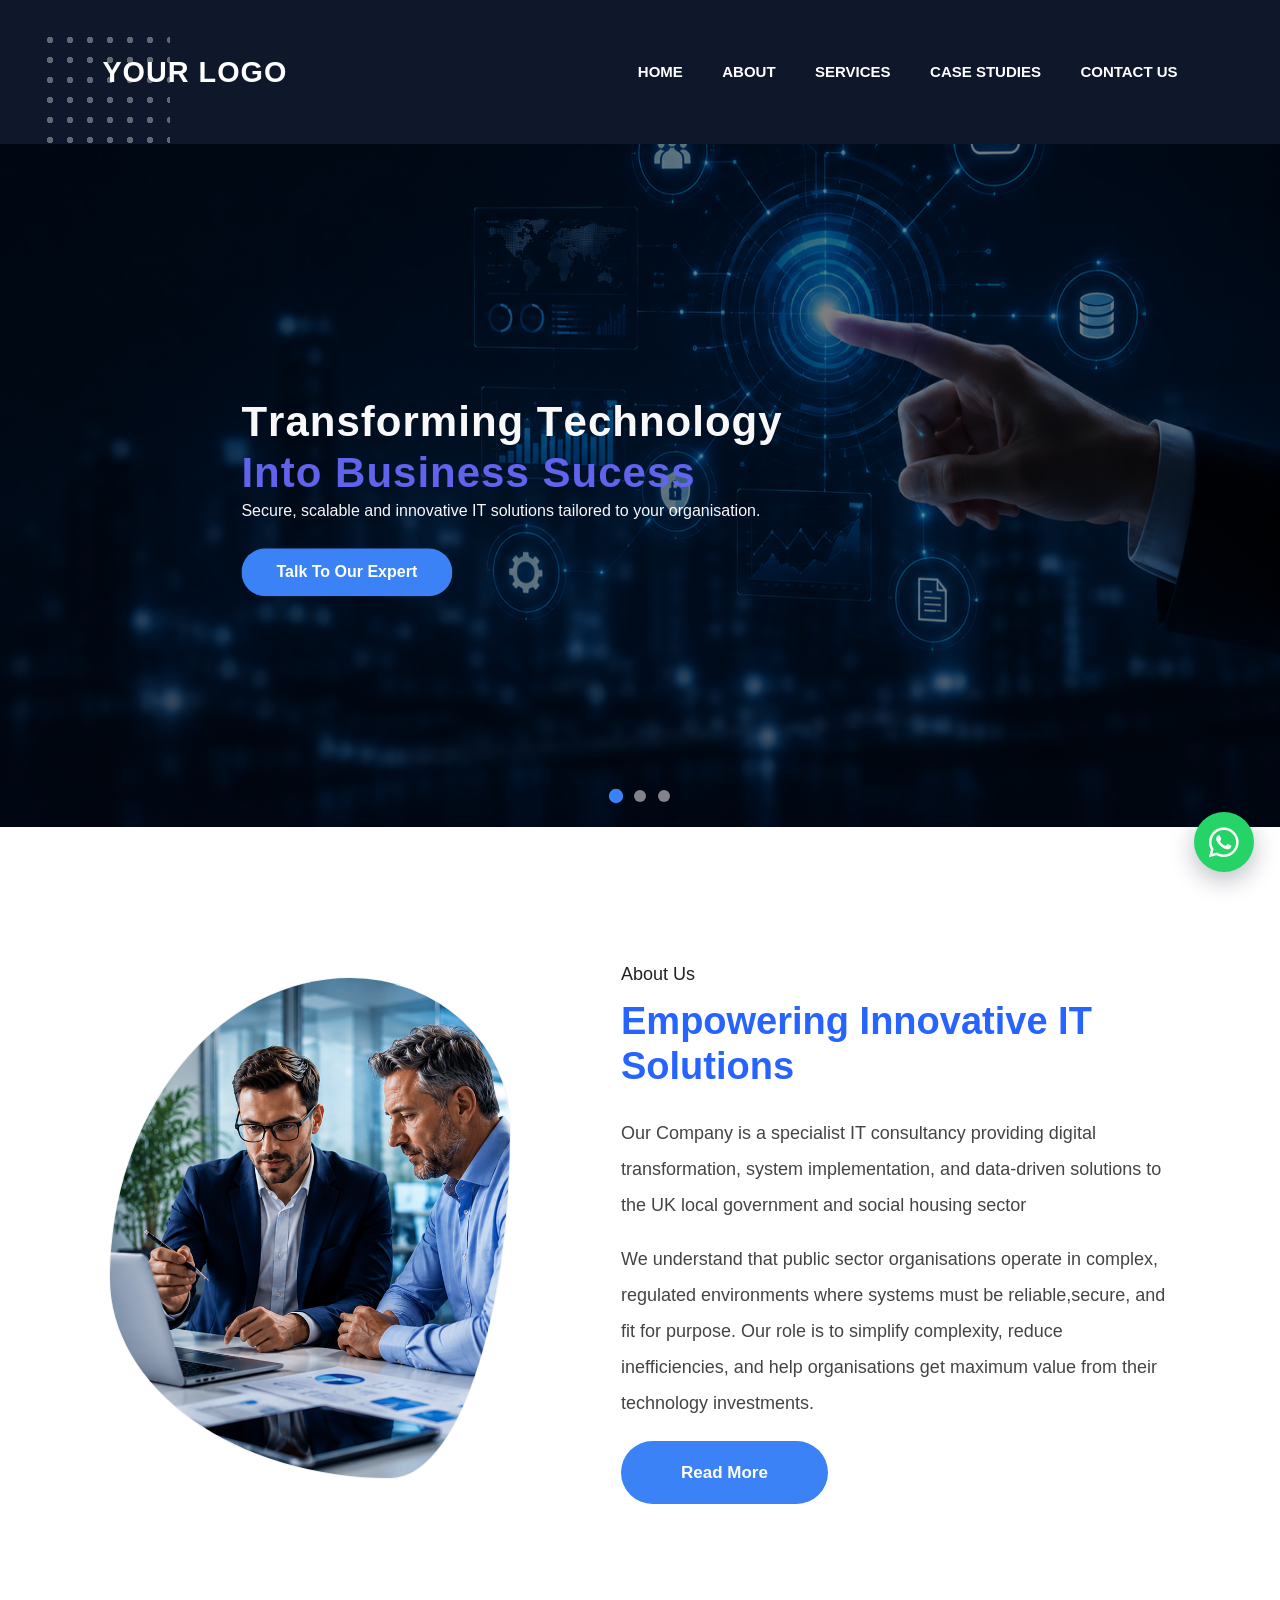
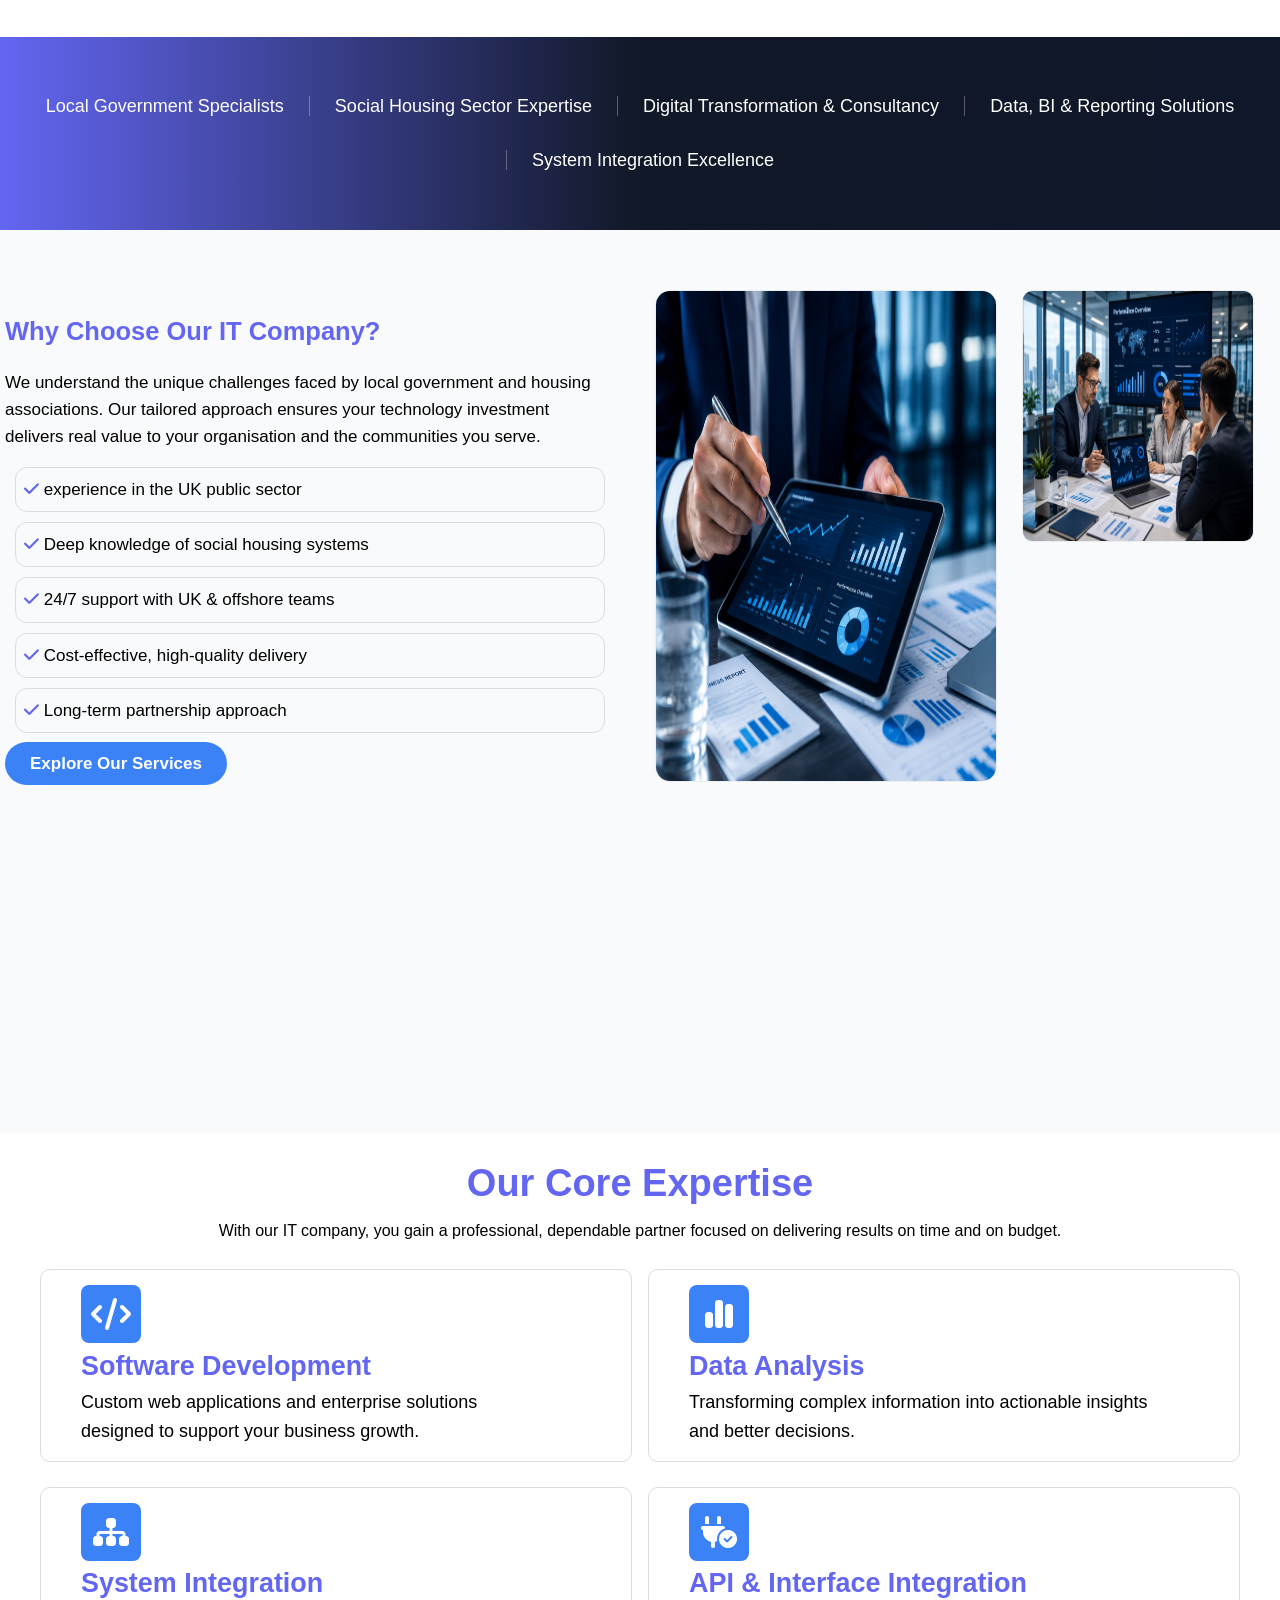
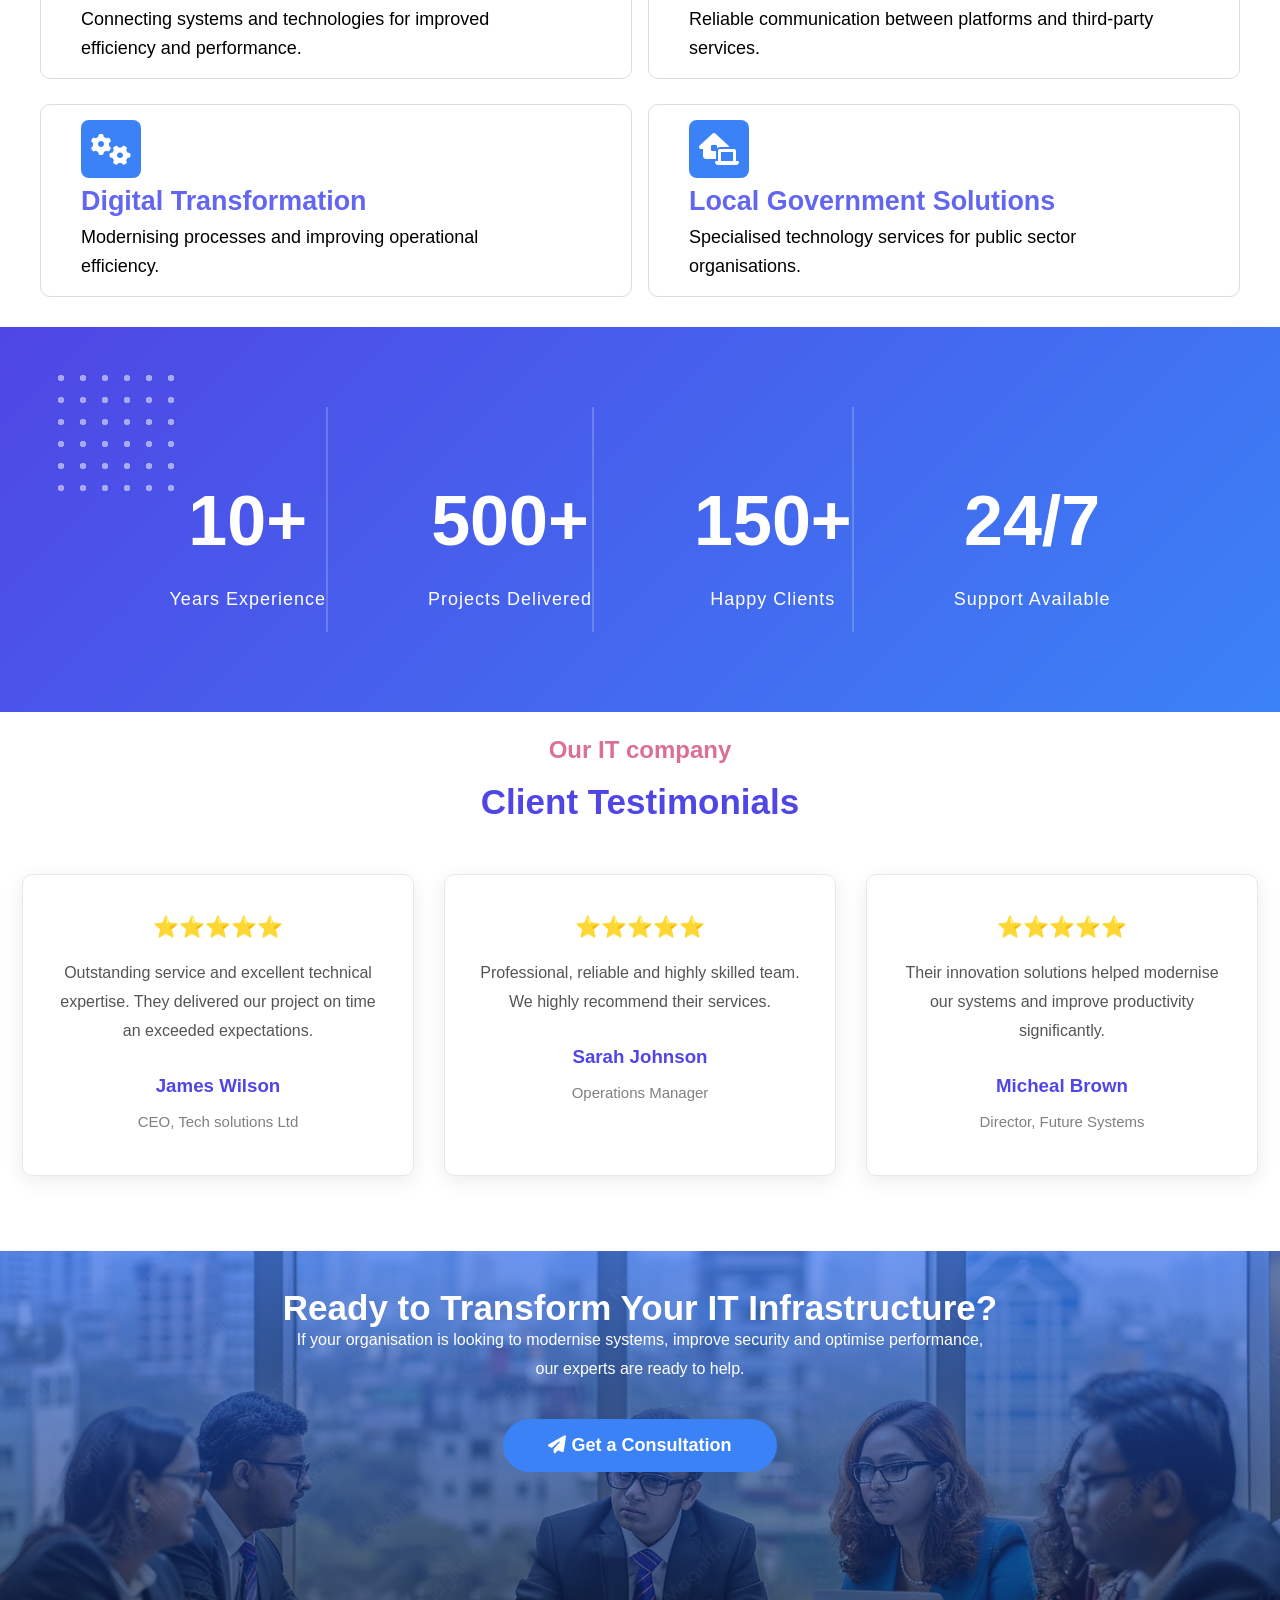
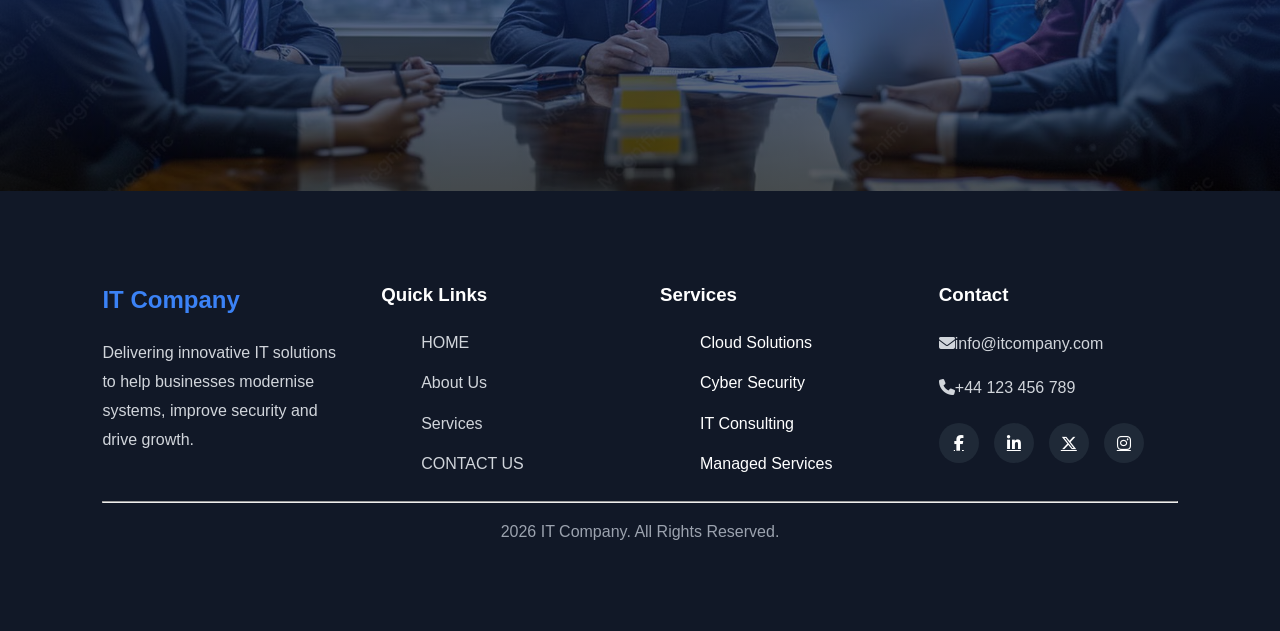
<file: index.html>
<!DOCTYPE html>
<html lang="en">
<head>
     <meta charset="UTF-8">
     <meta name="viewport" content="width=device-width, initial-scale=1.0">
     <title>IT Company</title>
     <link rel="stylesheet" href="assets/css/IT Company.css">
     <link rel="stylesheet" href="https://cdnjs.cloudflare.com/ajax/libs/font-awesome/6.7.2/css/all.min.css">
    <link rel="stylesheet" href="assets/css/whatsapp-bubble.css?v=flush-20261014g"></head>

<body>
   <header>
     <h2>YOUR LOGO</h2>
     <nav>
          <a href="index.html">HOME</a>
          <a href="about.html">ABOUT</a>
          <a href="services.html">SERVICES</a>
          <a href="gallery.html">CASE STUDIES</a>
          <a href="contact.html">CONTACT US</a>
     </nav>
   </header>

   <section class="hero">
     <div class="slide active">
         <img src="assets/images/slide 1.png" alt="image">
         <div class="content">
              <h1 class="title">Transforming Technology</h1>
              <h1 class="sub">Into Business Sucess</h1>
              <p class="text">Secure, scalable and innovative IT solutions tailored to your organisation.</p>
              <button class="cta">Talk To Our Expert</button>
         </div>
     </div>

     <div class="slide">
          <img src="assets/images/slide 2.png" alt="image">
          <div class="content">
               <h1 class="title">Modern Web Development</h1>
               <h1 class="sub">Stronger Decision</h1>
               <p class="text">Connnecting your business solutions.</p>
               <button class="cta">View Our Services</button>
          </div>
     </div>

     <div class="slide">
          <img src="assets/images/slide 3.png" alt="image">
          <div class="content">
               <h1 class="title"> Data Integration</h1>
               <h1 class="sub">Public Sector Partern</h1>
               <p class="text">Connecting your business solutions.</p>
               <button class="cta">Contact Us</button>
          </div>
     </div>
     <div class="slide-dots">
          <span class="dot active"></span>
          <span class="dot"></span>
          <span class="dot"></span>
     </div>
   </section>

    <section class="about">
     <div class="style">
          <img src="assets/images/slide 4.png" alt="About Us" class="about-image">
     </div>

          <div class="about-content">
               <span>About Us</span>
               <h2>Empowering Innovative IT Solutions</h2>
               <p>Our Company is a specialist IT consultancy providing digital
                   transformation, system implementation,  and data-driven solutions to
                   the UK local government and social housing sector</p>
               <p> We understand that public sector organisations operate in complex,
                   regulated environments where systems must be reliable,secure, and
                   fit for purpose. Our role is to simplify complexity, reduce
                   inefficiencies, and help organisations get maximum value from their
                   technology investments.</p>
              <a href="about.html" class="about-btn">Read More</a>
          </div>
   </section>

   <section class="baners">
      <div class="baner">
          <span>Local Government Specialists</span>
          <div class="line"></div>
          <span>Social Housing Sector Expertise</span>
          <div class="line"></div>
          <span>Digital Transformation & Consultancy</span>
          <div class="line"></div>
          <span>Data, BI & Reporting Solutions</span>
          <div class="line"></div>
          <span>System Integration Excellence</span>
      </div>
   </section>

   <section class="advert">
          <div class="advert-content">
               <h1>Why Choose Our IT Company?</h1>
               <p>We understand the unique challenges faced by local government and
                  housing associations. Our tailored approach ensures your technology
                  investment delivers real value to your organisation and the communities you
                  serve.</p>
          <div class="list">
               <ul>
                   <li><i class="fas fa-check"></i> experience in the UK public sector</li>
                   <li><i class="fas fa-check"></i> Deep knowledge of social housing systems</li>
                   <li><i class="fas fa-check"></i> 24/7 support with UK & offshore teams</li>
                   <li><i class="fas fa-check"></i> Cost-effective, high-quality delivery</li>
                   <li><i class="fas fa-check"></i> Long-term partnership approach</li>
               </ul>
          </div>
               <a href="services.html" class="service-btn">Explore Our Services</a>
          </div>

          <div class="role">
          <img src="assets/images/slide 5.png" alt="Our Services" class="image">
          </div>

          <div class="roles">
          <img src="assets/images/slide 6.png" alt="Our Services" class="image">
          </div>
   </section>

   <section class="services">
     <h2>Our Core Expertise</h2>
     <p>With our IT company, you gain a professional, dependable partner focused on delivering results on time and on budget.</p>
     <div class="service-grid">
          <div class="service">
               <i class="fa-solid fa-code"></i> 
               <h3>Software Development</h3>
               <p>Custom web applications and enterprise solutions designed to support your business growth.</p>
          </div>
          <div class="service">
               <i class="fa-solid fa-chart-simple"></i>
               <h3>Data Analysis</h3>
               <p>Transforming complex information into actionable insights and better decisions.</p>
          </div>
          <div class="service">
               <i class="fa-solid fa-sitemap"></i>
               <h3>System Integration</h3>
               <p>Connecting systems and technologies for improved efficiency and performance.</p>
          </div>
          <div class="service">
               <i class="fa-solid fa-plug-circle-check"></i>
               <h3>API & Interface Integration</h3>
               <p>Reliable communication between platforms and third-party services.</p>
          </div>
          <div class="service">
               <i class="fa-solid fa-gears"></i>
               <h3>Digital Transformation</h3>
               <p>Modernising processes and improving operational efficiency.</p>
          </div>
           <div class="service">
               <i class="fa-solid fa-house-laptop"></i>
               <h3>Local Government Solutions</h3>
               <p>Specialised technology services for public sector organisations.</p>
          </div>
     </div>
   </section>

   <section class="statistics">
     <div class="stat">
          <h1>10+</h1>
          <p>Years Experience</p>
     </div>
     <div class="stat">
          <h1>500+</h1>
          <p>Projects Delivered</p>
     </div>
     <div class="stat">
          <h1>150+</h1>
          <p>Happy Clients</p>
     </div>
     <div class="stat">
          <h1>24/7</h1>
          <p>Support Available</p>
     </div>
   </section>

   <section class="testimonials">
     <h2>Our IT company</h2>
     <h1>Client Testimonials</h1>
   <div class="testimonial-grid">
      <div class="testimonial">
          <div class="stars">⭐⭐⭐⭐⭐</div>
              <p>Outstanding service and excellent technical expertise. They delivered our project on time
                  an exceeded expectations.</p>
              <h3>James Wilson</h3>
              <span>CEO, Tech solutions Ltd</span>
      </div>
      <div class="testimonial">
          <div class="stars">⭐⭐⭐⭐⭐</div>
              <p>Professional, reliable and highly skilled team. We highly recommend their services.</p>
              <h3>Sarah Johnson</h3>
              <span>Operations Manager</span>
     </div>
      <div class="testimonial">
          <div class="stars">⭐⭐⭐⭐⭐</div>
              <p>Their innovation solutions helped modernise our systems and improve productivity significantly.</p>
              <h3>Micheal Brown</h3>
              <span>Director, Future Systems</span>
     </div>
    </div>
   </section>

   <section class="contact" id="contact">
     <div class="background">
            <h1>Ready to Transform Your IT Infrastructure?</h1>
            <p>If your organisation is looking to modernise systems, improve security and optimise performance, our experts are ready to help.</p>
            <button><i class="fa-solid fa-paper-plane"></i>Get a Consultation</button>
     </div>
   </section>

   <footer>
     <div class="footer-container">
          <div class="footer-col">
               <h2>IT Company</h2>
               <p>Delivering innovative IT solutions to help businesses modernise systems, improve security
                  and drive growth.</p>
          </div>
          <div class="footer-col">
               <h3>Quick Links</h3>
               <ul>
                    <li><a href="index.html">HOME</a></li>
                    <li><a href="about.html">About Us</a></li>
                    <li><a href="services.html">Services</a></li>
                    <li><a href="contact.html">CONTACT US</a></li>
               </ul>
          </div>
          <div class="footer-col">
               <h3>Services</h3>
               <ul>
                    <li>Cloud Solutions</li>
                    <li>Cyber Security</li>
                    <li>IT Consulting</li>
                    <li>Managed Services</li>
               </ul>
          </div>
          <div class="footer-col">
               <h3>Contact</h3>
               <p><i class="fa-solid fa-envelope"></i>info@itcompany.com</p>
               <p><i class="fa-solid fa-phone"></i>+44 123 456 789</p>
          
          <div class="social-icons">
               <a href="#"><i class="fa-brands fa-facebook-f"></i></a>
               <a href="#"><i class="fa-brands fa-linkedin-in"></i></a>
               <a href="#"><i class="fa-brands fa-x-twitter"></i></a>
               <a href="#"><i class="fa-brands fa-instagram"></i></a>
          </div>
        </div>
     </div>
     <hr>
     <div class="footer-bottom">
          <p>2026 IT Company. All Rights Reserved.</p>
     </div>
   </footer>

   <script src="assets/js/IT Company.js"></script>
    <a class="whatsapp-bubble" href="https://web.whatsapp.com/" target="_blank" rel="noopener noreferrer" aria-label="Open WhatsApp Web"><i class="fa-brands fa-whatsapp" aria-hidden="true"></i></a><script src="assets/js/mobile-nav.js?v=20261014" defer></script>
</body>
</html>
</file>
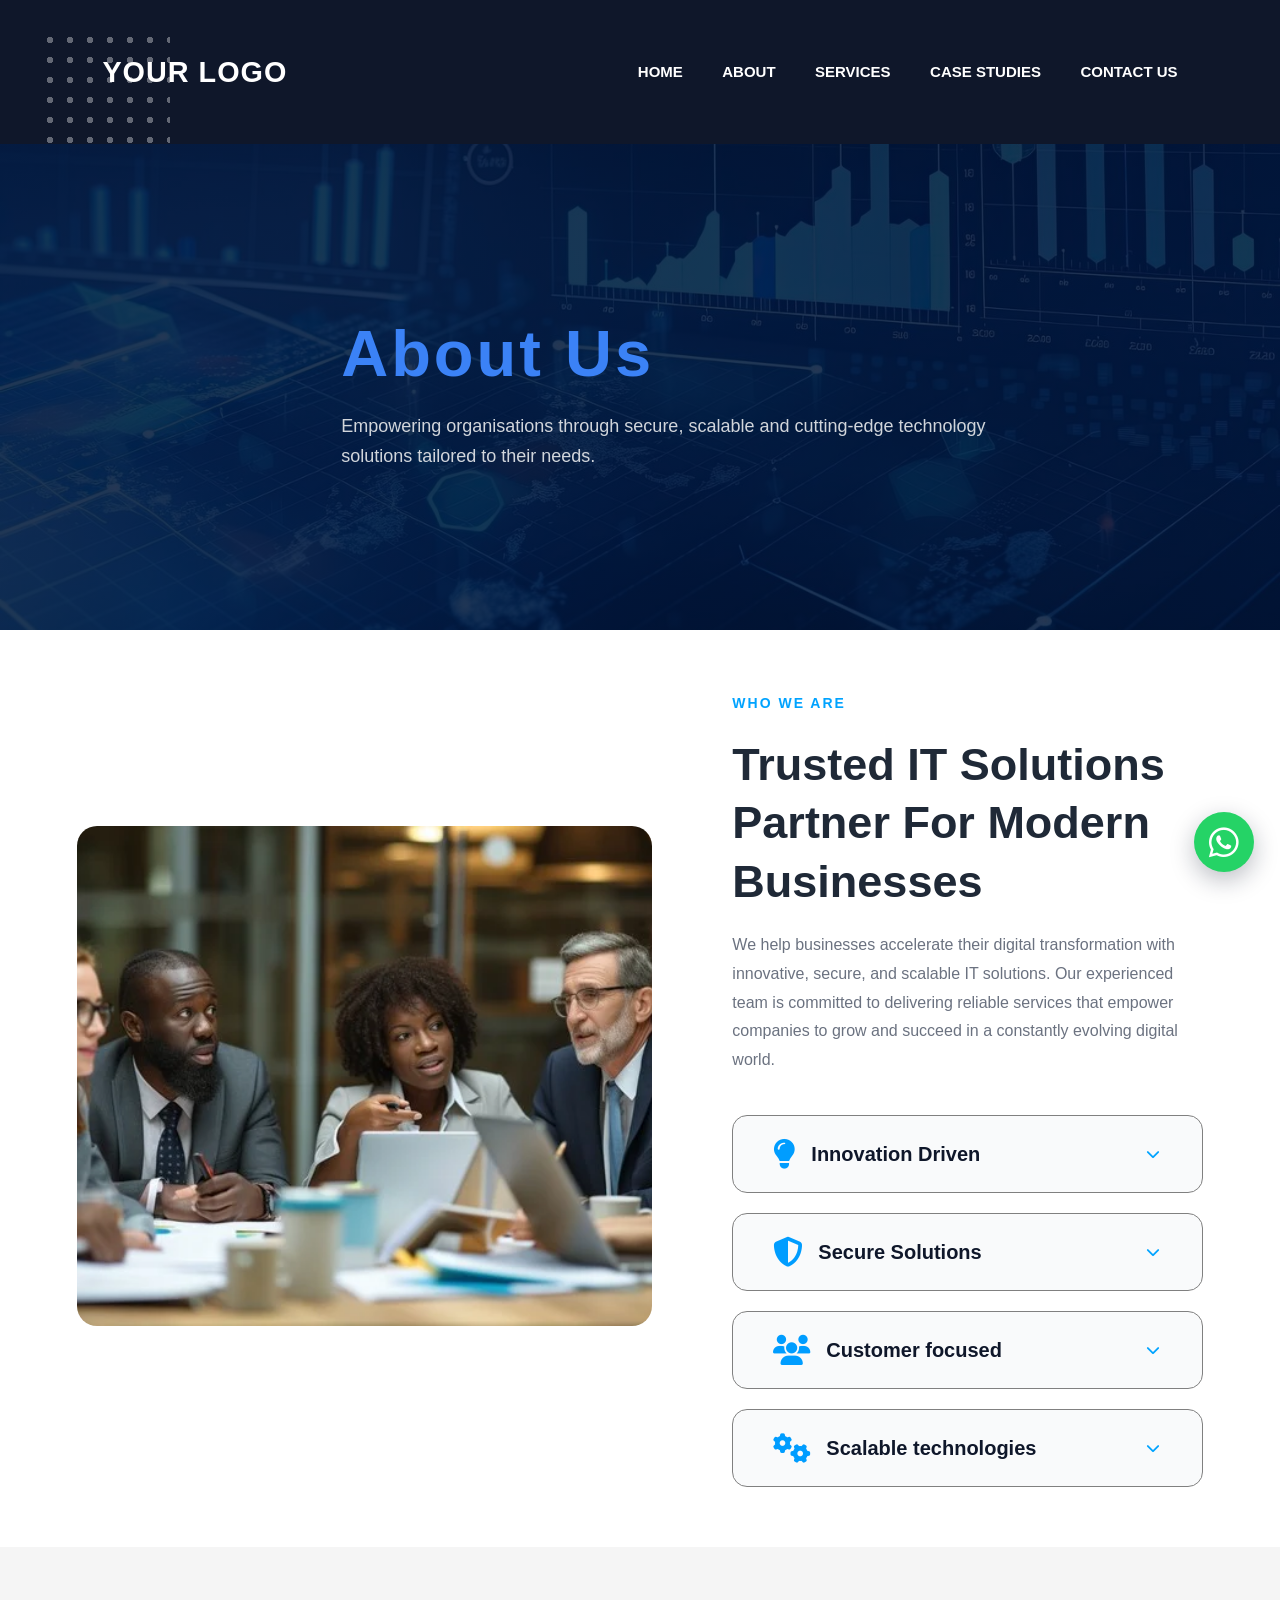
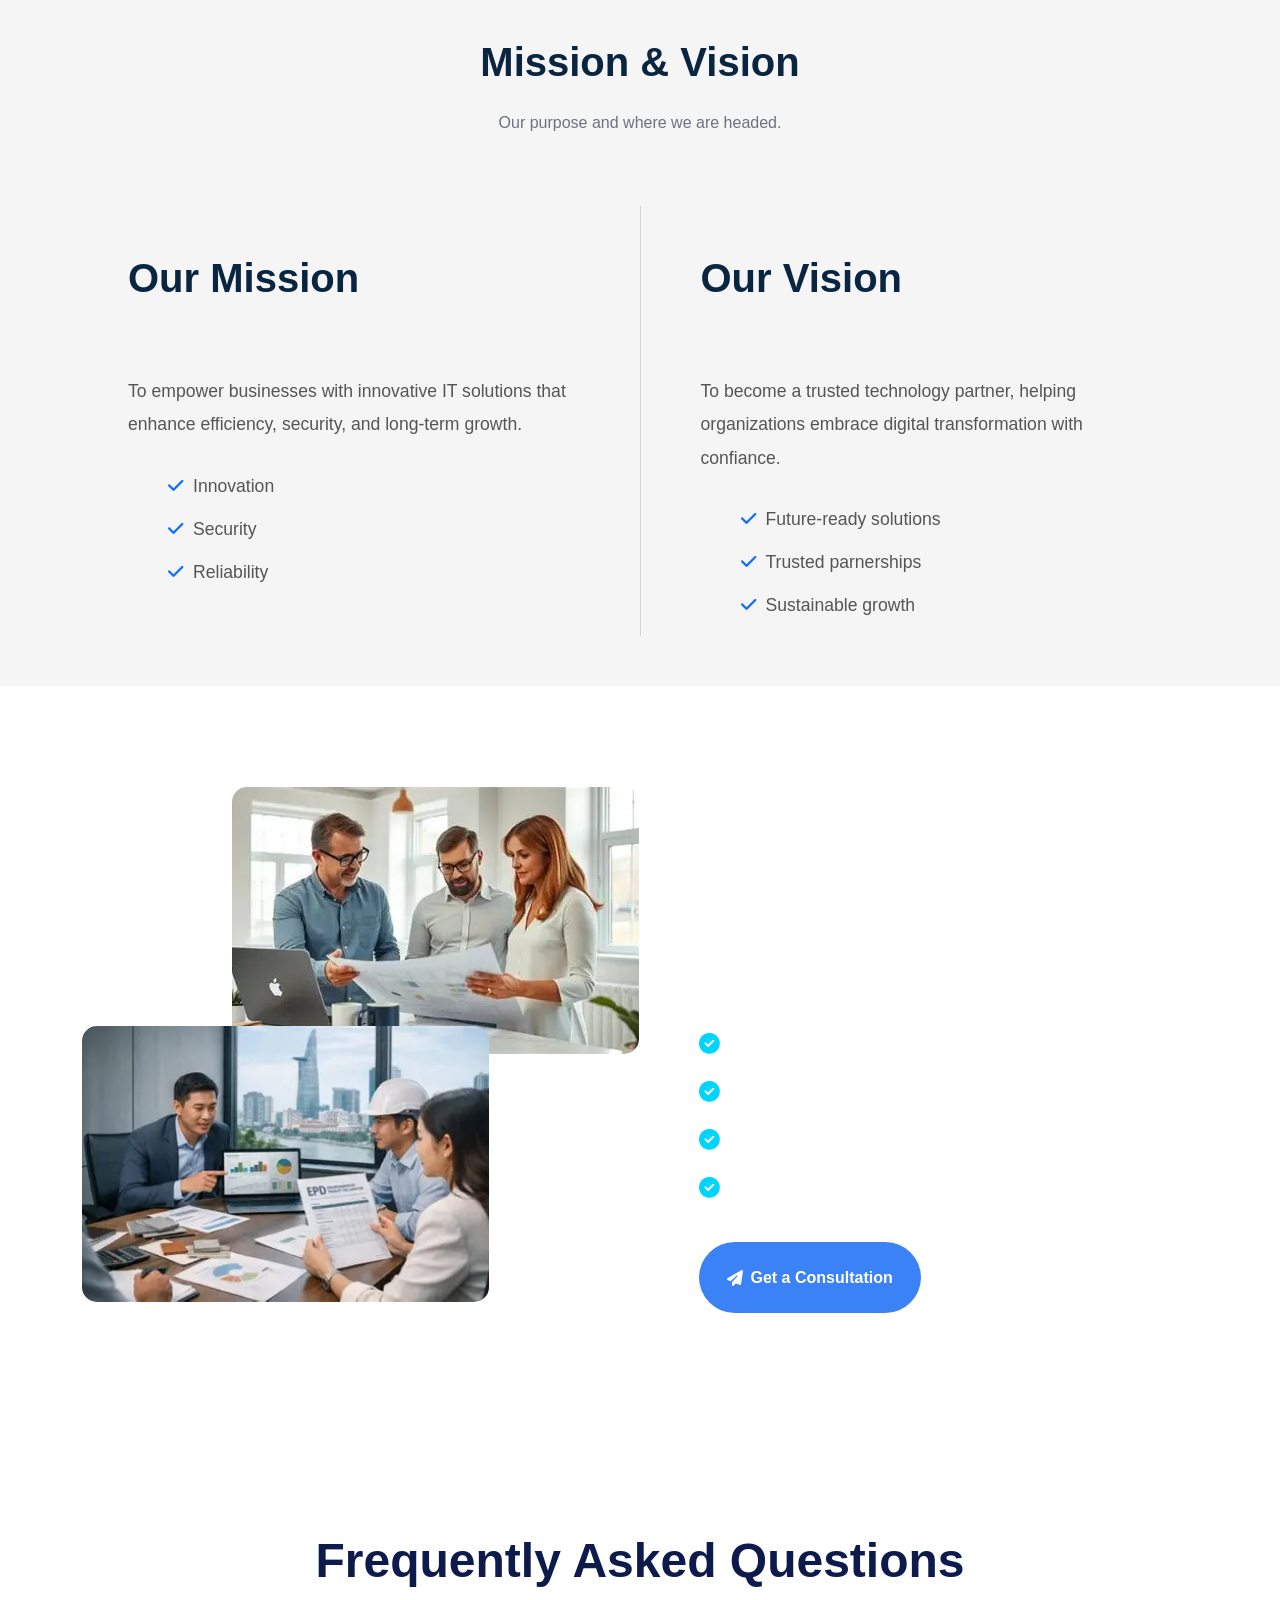
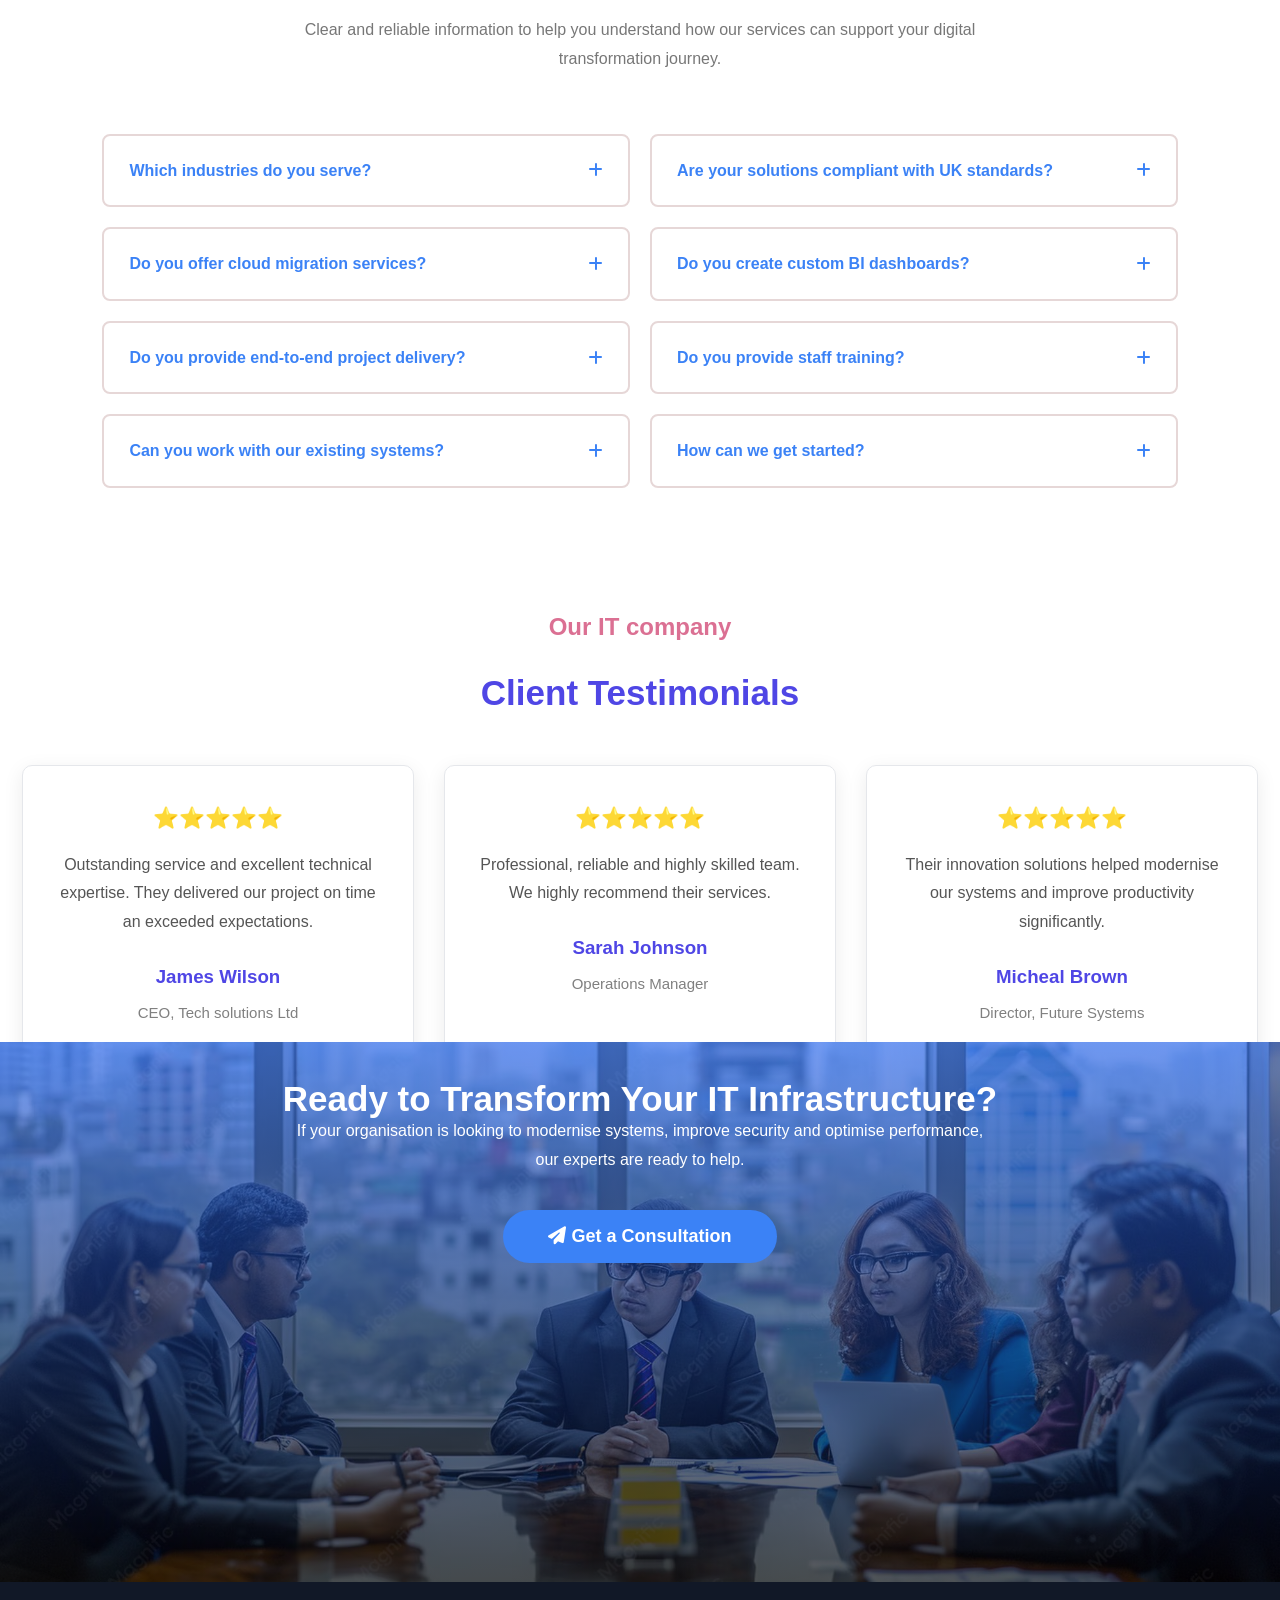
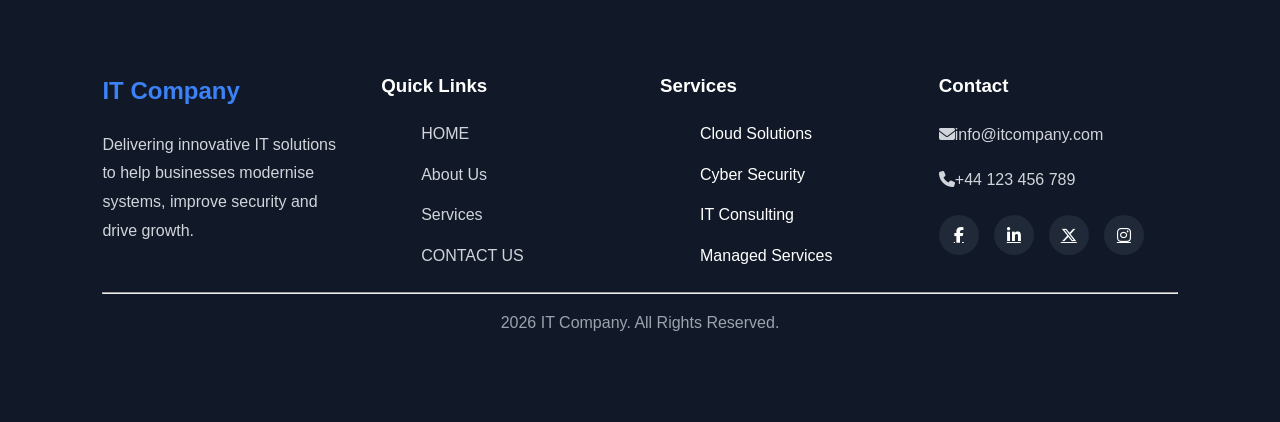
<file: about.html>
<!DOCTYPE html>
<html lang="en">
<head>
     <meta charset="UTF-8">
     <meta name="viewport" content="width=device-width, initial-scale=1.0">
     <title>About</title>
     <link rel="stylesheet" href="assets/css/about.css">
     <link rel="stylesheet" href="https://cdnjs.cloudflare.com/ajax/libs/font-awesome/6.7.2/css/all.min.css">
    <link rel="stylesheet" href="assets/css/whatsapp-bubble.css?v=flush-20261014gsh-20261014e">     
</head>

<body>
   <header>
     <h2>YOUR LOGO</h2>
     <nav>
          <a href="index.html">HOME</a>
          <a href="about.html">ABOUT</a>
          <a href="services.html">SERVICES</a>
          <a href="gallery.html">CASE STUDIES</a>
          <a href="contact.html">CONTACT US</a>
     </nav>
   </header>

   <section class="about-hero">
    <div class="overlay"></div>
    <div class="about-content">
        <h1>About Us</h1>
        <p>Empowering organisations through secure, scalable and cutting-edge technology solutions tailored to their needs.</p>
    </div>
   </section>
   
   <section class="who-we-are">
    <div class="who-image">
        <img src="assets/images/meeting.webp" alt="Our Team">
    </div>
    <div class="who-content">
        <span>WHO WE ARE</span>
        <h2>Trusted IT Solutions Partner For Modern Businesses</h2>
        <p> We help businesses accelerate their digital transformation with innovative, secure, and scalable IT solutions.
            Our experienced team is committed to delivering reliable services that empower companies to grow and succeed in 
            a constantly evolving digital world.</p>
    <div class="features">

        <div class="feature-box">
            <div class="feature-header">
                <div class="feature-title">
                    <i class="fa-solid fa-lightbulb"></i>
                    <h3>Innovation Driven</h3>
                </div>
                <span class="arrow">
                    <i class="fa-solid fa-chevron-down"></i>
                </span>
            </div>
            <div class="feature-description">
                <p>We continuously embrace new technologies and creative solutions.</p>
            </div>
        </div>

        <div class="feature-box">
            <div class="feature-header">
                <div class="feature-title">
                    <i class="fa-solid fa-shield-halved"></i>
                    <h3>Secure Solutions</h3>
                </div>
                <span class="arrow">
                    <i class="fa-solid fa-chevron-down"></i>
                </span>
            </div>
            <div class="feature-description">
                <p>Reliable and secure systems designed to protect your business.</p>
            </div>
        </div>

        <div class="feature-box">
            <div class="feature-header">
                <div class="feature-title">
                    <i class="fa-solid fa-users"></i>
                    <h3>Customer focused</h3>
                </div>
                <span class="arrow">
                    <i class="fa-solid fa-chevron-down"></i>
                </span>
            </div>
            <div class="feature-description">
                <p>Personalized support focused on long-term relationships.</p>
            </div>
        </div>

        <div class="feature-box">
            <div class="feature-header">
                <div class="feature-title">
                    <i class="fa-solid fa-gears"></i>
                    <h3>Scalable technologies</h3>
                </div>
                <span class="arrow">
                    <i class="fa-solid fa-chevron-down"></i>
                </span>
            </div>
            <div class="feature-description">
                <p>Flexible solutions built to grow with your business.</p>
            </div>
        </div>

     </div>
   </section>

   <section class="mission-vision">
    <div class="mv-title">
        <h2>Mission & Vision</h2>
        <p>Our purpose and where we are headed.</p>
    </div>
    <div class="mv-wrapper">

        <div class="mv-column">
            <div class="mv-heading">
                <h3>Our Mission</h3>
            </div>
            <p>To empower businesses with innovative IT solutions that enhance efficiency, security, and long-term
                growth.</p>
            <ul>
                <li><i class="fas fa-check"></i>Innovation</li>
                <li><i class="fas fa-check"></i>Security</li>
                <li><i class="fas fa-check"></i>Reliability</li>
            </ul>
        </div>

        <div class="divider"></div>

        <div class="mv-column">
            <div class="mv-heading">
                <h3>Our Vision</h3>
            </div>
            <p>To become a trusted technology partner, helping organizations embrace digital transformation with
                confiance.</p>
            <ul>
                <li><i class="fas fa-check"></i>Future-ready solutions</li>
                <li><i class="fas fa-check"></i>Trusted parnerships</li>
                <li><i class="fas fa-check"></i>Sustainable growth</li>
            </ul>
        </div>
    </div>
   </section>

   <section class="commitment-section">
    <div class="commitment-container">
        <div class="commitment-image">
            <img src="assets/images/fourth.webp" class="main-image">
            <img src="assets/images/fith.webp" class="secondary-image">
        </div>

        <div class="commitment-content">
            <h2>Our commitment</h2>
            <p>We are commited to delivering secure, innovative and reliable solutions that help organisations achieve
                long-term success and digital excellence.</p>
        <div class="commitment-list">
            <div class="commitment-item">
                <i class="fa-solid fa-circle-check"></i>
                <span>Client-Centered Approach</span>
            </div>

            <div class="commitment-item">
                <i class="fa-solid fa-circle-check"></i>
                <span>Reliable & Secure Solutions</span>
            </div>

            <div class="commitment-item">
                <i class="fa-solid fa-circle-check"></i>
                <span>Transparent Communication</span>
            </div>

            <div class="commitment-item">
                <i class="fa-solid fa-circle-check"></i>
                <span>Long-Term partnership</span>
            </div>
        </div>
        <a href="contact.html" class="commitment-btn">
            <i class="fa-solid fa-paper-plane"></i>
            Get a Consultation
        </a>
        </div>

        <div class="commitment-dots dots-top-left"></div>
        <div class="commitment-dots dots-bottom-right"></div>
    </div>
   </section>

   <section class="faq-section">
    <div class="faq-header">
        <h2>Frequently Asked Questions</h2>
        <p>Clear and reliable information to help you understand how our services can support your digital transformation
            journey.</p>
    </div>
    <div class="faq-container">

        <div class="faq-column">
            <div class="faq-item">
                <div class="faq-question">
                    <span>Which industries do you serve?</span>
                    <i class="fa-solid fa-plus"></i>
                </div>
                <div class="faq-answer">
                    <p>We support public sector organisations, housing associations, charities and private businesses.</p>
                </div>
            </div>

            <div class="faq-item">
                <div class="faq-question">
                    <span>Do you offer cloud migration services?</span>
                    <i class="fa-solid fa-plus"></i>
                </div>
                <div class="faq-answer">
                    <p>Yes, we help organisations migrate securely to modern cloud environments.</p>
                </div>
            </div>
        
            <div class="faq-item">
                <div class="faq-question">
                    <span>Do you provide end-to-end project delivery?</span>
                    <i class="fa-solid fa-plus"></i>
                </div>
                <div class="faq-answer">
                    <p>Yes, we manage projects from planning and implementation to support and optimisation.</p>
                </div>
            </div>

            <div class="faq-item">
                <div class="faq-question">
                    <span>Can you work with our existing systems?</span>
                     <i class="fa-solid fa-plus"></i>
                </div>
                <div class="faq-answer">
                    <p>Absolutely. We integrate solutions with your current platforms and workflows.</p>
                </div>
            </div>
        </div>

        <div class="faq-column">
            <div class="faq-item">
                <div class="faq-question">
                    <span>Are your solutions compliant with UK standards?</span>
                    <i class="fa-solid fa-plus"></i>
                </div>
                <div class="faq-answer">
                    <p>Yes, our services follow UK public sector and isdustry best practices.</p>
                </div>
            </div>

            <div class="faq-item">
                <div class="faq-question">
                    <span>Do you create custom BI dashboards?</span>
                    <i class="fa-solid fa-plus"></i>
                </div>
                <div class="faq-answer">
                    <p>Yes, we design tailored dashboards to help organisations make informed decisions.</p>
                </div>
            </div>

            <div class="faq-item">
                <div class="faq-question">
                    <span>Do you provide staff training?</span>
                    <i class="fa-solid fa-plus"></i>
                </div>
                <div class="faq-answer">
                    <p>We provide guidance and training to ensure teams can use solutions effectively.</p>
                </div>
            </div>

            <div class="faq-item">
                <div class="faq-question">
                    <span>How can we get started?</span>
                    <i class="fa-solid fa-plus"></i>
                </div>
                <div class="faq-answer">
                    <p>Simply contact us to discuss your requirements and arrange a consultation.</p>
                </div>
            </div>
        </div>
    </div>
   </section>

   <section class="testimonials">
     <h2>Our IT company</h2>
     <h1>Client Testimonials</h1>
   <div class="testimonial-grid">
      <div class="testimonial">
          <div class="stars">⭐⭐⭐⭐⭐</div>
              <p>Outstanding service and excellent technical expertise. They delivered our project on time
                  an exceeded expectations.</p>
              <h3>James Wilson</h3>
              <span>CEO, Tech solutions Ltd</span>
      </div>
      <div class="testimonial">
          <div class="stars">⭐⭐⭐⭐⭐</div>
              <p>Professional, reliable and highly skilled team. We highly recommend their services.</p>
              <h3>Sarah Johnson</h3>
              <span>Operations Manager</span>
     </div>
      <div class="testimonial">
          <div class="stars">⭐⭐⭐⭐⭐</div>
              <p>Their innovation solutions helped modernise our systems and improve productivity significantly.</p>
              <h3>Micheal Brown</h3>
              <span>Director, Future Systems</span>
     </div>
    </div>
   </section>

   <section class="contact">
     <div class="background">
            <h1>Ready to Transform Your IT Infrastructure?</h1>
            <p>If your organisation is looking to modernise systems, improve security and optimise performance, our experts are ready to help.</p>
            <button><i class="fa-solid fa-paper-plane"></i>Get a Consultation</button>
     </div>
   </section>

   <footer>
     <div class="footer-container">
          <div class="footer-col">
               <h2>IT Company</h2>
               <p>Delivering innovative IT solutions to help businesses modernise systems, improve security
                  and drive growth.</p>
          </div>
          <div class="footer-col">
               <h3>Quick Links</h3>
               <ul>
                    <li><a href="index.html">HOME</a></li>
                    <li><a href="about.html">About Us</a></li>
                    <li><a href="services.html">Services</a></li>
                    <li><a href="contact.html">CONTACT US</a></li>
               </ul>
          </div>
          <div class="footer-col">
               <h3>Services</h3>
               <ul>
                    <li>Cloud Solutions</li>
                    <li>Cyber Security</li>
                    <li>IT Consulting</li>
                    <li>Managed Services</li>
               </ul>
          </div>
          <div class="footer-col">
               <h3>Contact</h3>
               <p><i class="fa-solid fa-envelope"></i>info@itcompany.com</p>
               <p><i class="fa-solid fa-phone"></i>+44 123 456 789</p>
          
          <div class="social-icons">
               <a href="#"><i class="fa-brands fa-facebook-f"></i></a>
               <a href="#"><i class="fa-brands fa-linkedin-in"></i></a>
               <a href="#"><i class="fa-brands fa-x-twitter"></i></a>
               <a href="#"><i class="fa-brands fa-instagram"></i></a>
          </div>
        </div>
     </div>
     <hr>
     <div class="footer-bottom">
          <p>2026 IT Company. All Rights Reserved.</p>
     </div>
   </footer>
   
   <script src="assets/js/about.js"></script>
    <a class="whatsapp-bubble" href="https://web.whatsapp.com/" target="_blank" rel="noopener noreferrer" aria-label="Open WhatsApp Web"><i class="fa-brands fa-whatsapp" aria-hidden="true"></i></a><script src="assets/js/mobile-nav.js?v=20261014" defer></script>
</body>
</html>
</file>
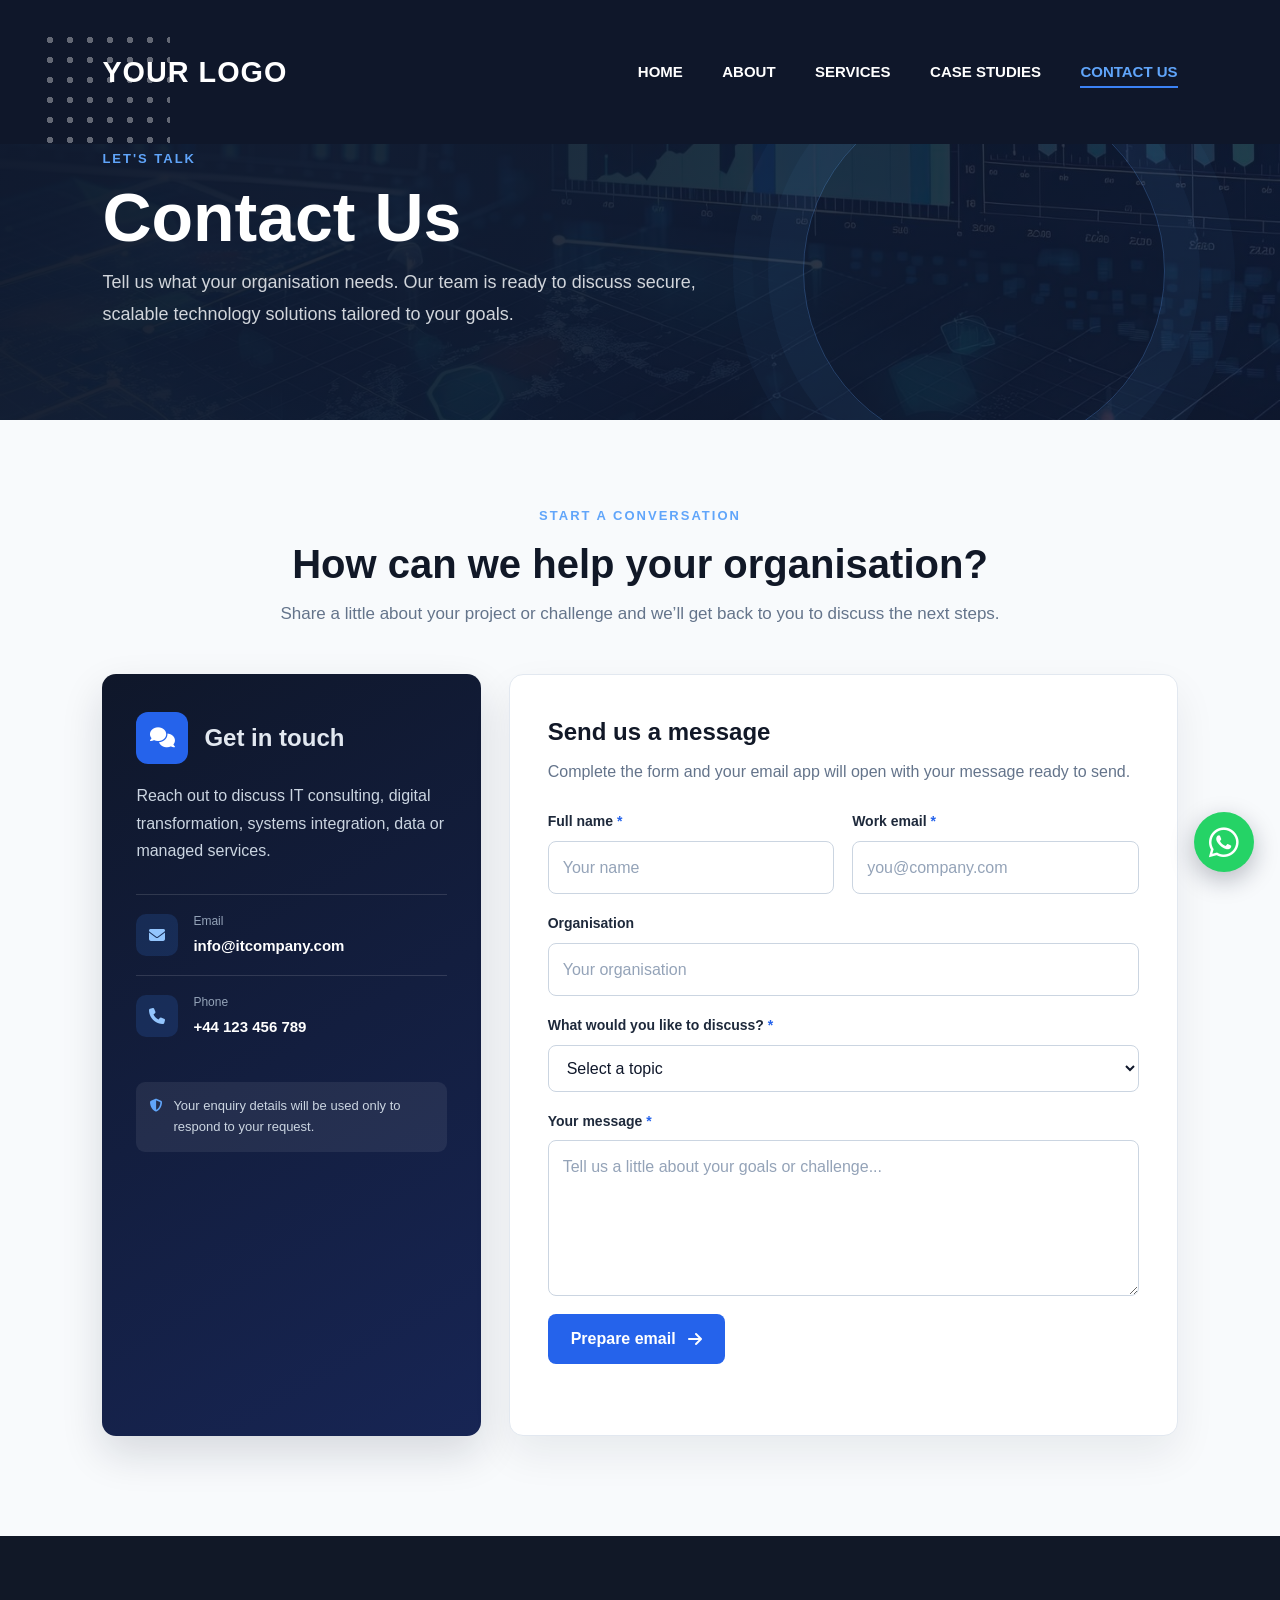
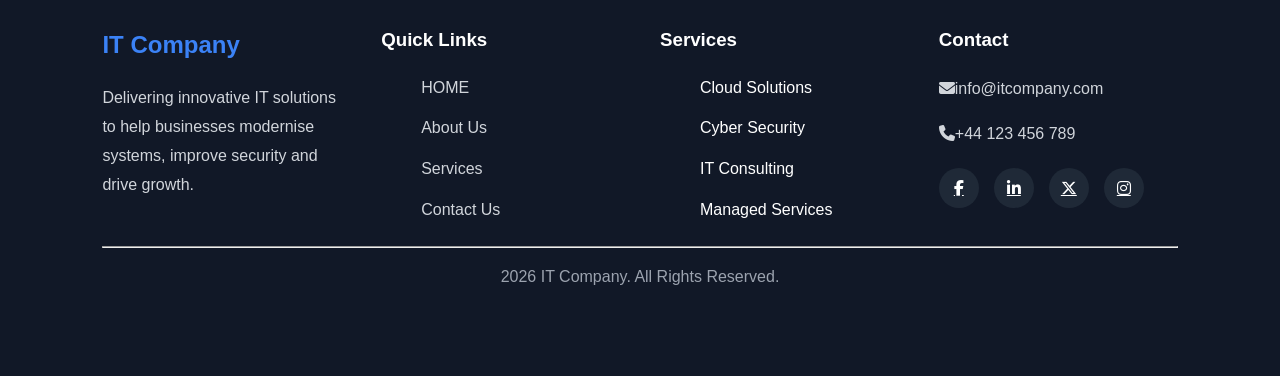
<file: contact.html>
<!DOCTYPE html>
<html lang="en">
<head>
    <meta charset="UTF-8">
    <meta name="viewport" content="width=device-width, initial-scale=1.0">
    <meta name="description" content="Contact IT Company to discuss secure, scalable technology solutions for your organisation.">
    <title>Contact Us | IT Company</title>
    <link rel="stylesheet" href="assets/css/services.css">
    <link rel="stylesheet" href="assets/css/contact.css">
    <link rel="stylesheet" href="https://cdnjs.cloudflare.com/ajax/libs/font-awesome/6.7.2/css/all.min.css">
    <link rel="stylesheet" href="assets/css/whatsapp-bubble.css?v=fullwidth-20261014d"></head>
<body>
    <header>
        <h2>YOUR LOGO</h2>
        <nav aria-label="Main navigation">
            <a href="index.html">HOME</a>
            <a href="about.html">ABOUT</a>
            <a href="services.html">SERVICES</a>
            <a href="gallery.html">CASE STUDIES</a>
            <a href="contact.html" aria-current="page">CONTACT US</a>
        </nav>
    </header>

    <main>
        <section class="contact-hero">
            <div class="contact-hero-content">
                <span class="contact-eyebrow">LET'S TALK</span>
                <h1>Contact Us</h1>
                <p>Tell us what your organisation needs. Our team is ready to discuss secure, scalable technology solutions tailored to your goals.</p>
            </div>
        </section>

        <section class="contact-section" aria-labelledby="contact-title">
            <div class="contact-intro">
                <span class="section-kicker">START A CONVERSATION</span>
                <h2 id="contact-title">How can we help your organisation?</h2>
                <p>Share a little about your project or challenge and we’ll get back to you to discuss the next steps.</p>
            </div>

            <div class="contact-layout">
                <aside class="contact-details" aria-label="Contact details">
                    <div class="contact-details-heading">
                        <span class="contact-icon"><i class="fa-solid fa-comments" aria-hidden="true"></i></span>
                        <h3>Get in touch</h3>
                    </div>
                    <p>Reach out to discuss IT consulting, digital transformation, systems integration, data or managed services.</p>
                    <a class="contact-detail" href="mailto:info@itcompany.com">
                        <span class="detail-icon"><i class="fa-solid fa-envelope" aria-hidden="true"></i></span>
                        <span><small>Email</small><strong>info@itcompany.com</strong></span>
                    </a>
                    <a class="contact-detail" href="tel:+44123456789">
                        <span class="detail-icon"><i class="fa-solid fa-phone" aria-hidden="true"></i></span>
                        <span><small>Phone</small><strong>+44 123 456 789</strong></span>
                    </a>
                    <div class="contact-note">
                        <i class="fa-solid fa-shield-halved" aria-hidden="true"></i>
                        <span>Your enquiry details will be used only to respond to your request.</span>
                    </div>
                </aside>

                <div class="contact-form-card">
                    <h3>Send us a message</h3>
                    <p class="form-intro">Complete the form and your email app will open with your message ready to send.</p>
                    <form id="contact-form">
                        <div class="form-row">
                            <div class="form-field">
                                <label for="name">Full name <span aria-hidden="true">*</span></label>
                                <input id="name" name="name" type="text" autocomplete="name" placeholder="Your name" required>
                            </div>
                            <div class="form-field">
                                <label for="email">Work email <span aria-hidden="true">*</span></label>
                                <input id="email" name="email" type="email" autocomplete="email" placeholder="you@company.com" required>
                            </div>
                        </div>
                        <div class="form-field">
                            <label for="organisation">Organisation</label>
                            <input id="organisation" name="organisation" type="text" autocomplete="organization" placeholder="Your organisation">
                        </div>
                        <div class="form-field">
                            <label for="subject">What would you like to discuss? <span aria-hidden="true">*</span></label>
                            <select id="subject" name="subject" required>
                                <option value="" disabled selected>Select a topic</option>
                                <option>IT consulting</option>
                                <option>Digital transformation</option>
                                <option>Systems integration</option>
                                <option>Data and analytics</option>
                                <option>Managed IT services</option>
                                <option>Other enquiry</option>
                            </select>
                        </div>
                        <div class="form-field">
                            <label for="message">Your message <span aria-hidden="true">*</span></label>
                            <textarea id="message" name="message" rows="5" placeholder="Tell us a little about your goals or challenge..." required></textarea>
                        </div>
                        <button class="contact-submit" type="submit"><span>Prepare email</span><i class="fa-solid fa-arrow-right" aria-hidden="true"></i></button>
                        <p class="form-status" id="form-status" role="status" aria-live="polite"></p>
                    </form>
                </div>
            </div>
        </section>
    </main>

<footer>
     <div class="footer-container">
          <div class="footer-col">
               <h2>IT Company</h2>
               <p>Delivering innovative IT solutions to help businesses modernise systems, improve security
                  and drive growth.</p>
          </div>
          <div class="footer-col">
               <h3>Quick Links</h3>
               <ul>
                    <li><a href="index.html">HOME</a></li>
                    <li><a href="about.html">About Us</a></li>
                    <li><a href="services.html">Services</a></li>
                    <li><a href="contact.html">Contact Us</a></li>
               </ul>
          </div>
          <div class="footer-col">
               <h3>Services</h3>
               <ul>
                    <li>Cloud Solutions</li>
                    <li>Cyber Security</li>
                    <li>IT Consulting</li>
                    <li>Managed Services</li>
               </ul>
          </div>
          <div class="footer-col">
               <h3>Contact</h3>
               <p><i class="fa-solid fa-envelope"></i>info@itcompany.com</p>
               <p><i class="fa-solid fa-phone"></i>+44 123 456 789</p>
          
          <div class="social-icons">
               <a href="#"><i class="fa-brands fa-facebook-f"></i></a>
               <a href="#"><i class="fa-brands fa-linkedin-in"></i></a>
               <a href="#"><i class="fa-brands fa-x-twitter"></i></a>
               <a href="#"><i class="fa-brands fa-instagram"></i></a>
          </div>
        </div>
     </div>
     <hr>
     <div class="footer-bottom">
          <p>2026 IT Company. All Rights Reserved.</p>
     </div>
   </footer>
    <script src="assets/js/contact.js"></script>
    <a class="whatsapp-bubble" href="https://web.whatsapp.com/" target="_blank" rel="noopener noreferrer" aria-label="Open WhatsApp Web"><i class="fa-brands fa-whatsapp" aria-hidden="true"></i></a><script src="assets/js/mobile-nav.js?v=20261014" defer></script>
</body>
</html>
</file>
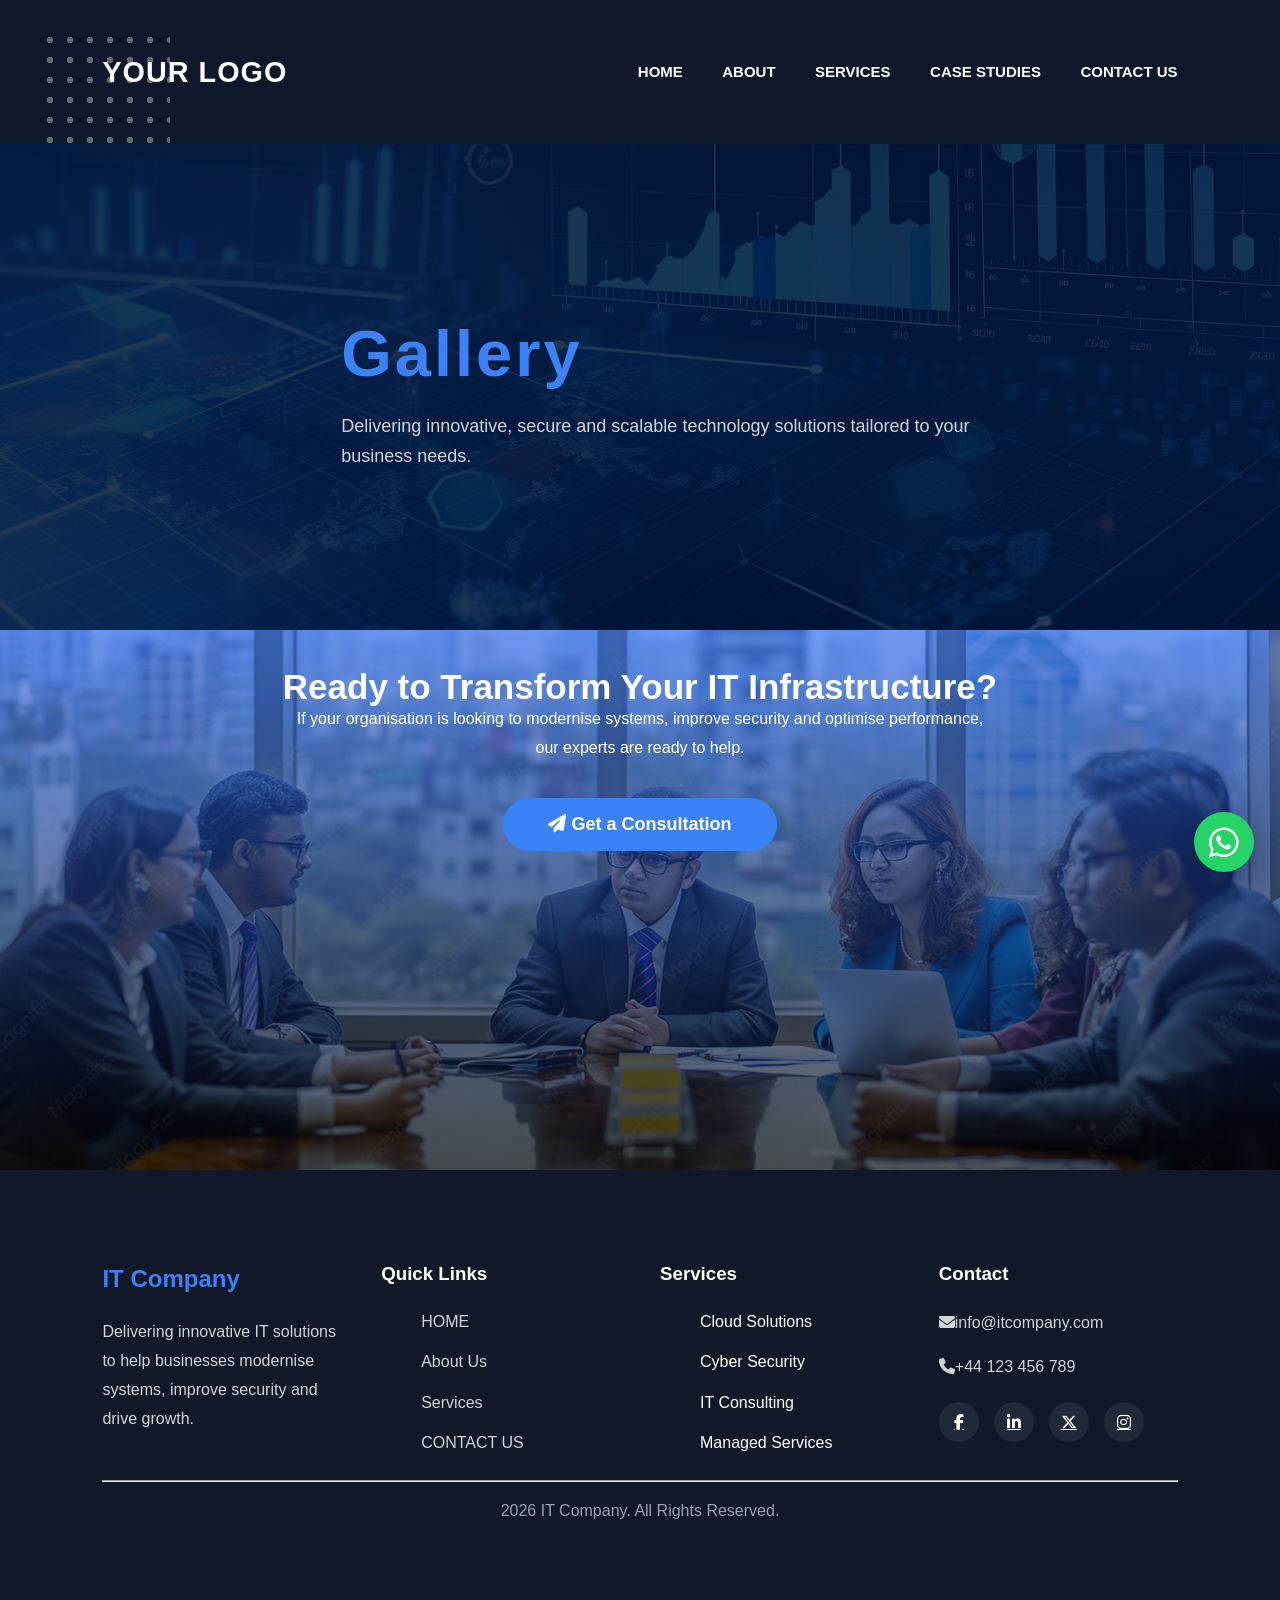
<file: gallery.html>
<!DOCTYPE html>
<html lang="en">
<head>
     <meta charset="UTF-8">
     <meta name="viewport" content="width=device-width, initial-scale=1.0">
     <title>IT Company</title>
     <link rel="stylesheet" href="assets/css/gallery.css">
     <link rel="stylesheet" href="https://cdnjs.cloudflare.com/ajax/libs/font-awesome/6.7.2/css/all.min.css">
    <link rel="stylesheet" href="assets/css/whatsapp-bubble.css?v=flush-20261014fsh-20261014e"></head>

<body>
   <header>
     <h2>YOUR LOGO</h2>
     <nav>
          <a href="index.html">HOME</a>
          <a href="about.html">ABOUT</a>
          <a href="services.html">SERVICES</a>
          <a href="gallery.html">CASE STUDIES</a>
          <a href="contact.html">CONTACT US</a>
     </nav>
   </header>

   <section class="gallery-hero">
    <div class="gallery-content">
        <h1>Gallery</h1>
        <p>Delivering innovative, secure and scalable technology solutions tailored to your business needs.</p>
    </div>
   </section>

   <section class="contact">
     <div class="background">
            <h1>Ready to Transform Your IT Infrastructure?</h1>
            <p>If your organisation is looking to modernise systems, improve security and optimise performance, our experts are ready to help.</p>
            <button><i class="fa-solid fa-paper-plane"></i>Get a Consultation</button>
     </div>
   </section>

   <footer>
     <div class="footer-container">
          <div class="footer-col">
               <h2>IT Company</h2>
               <p>Delivering innovative IT solutions to help businesses modernise systems, improve security
                  and drive growth.</p>
          </div>
          <div class="footer-col">
               <h3>Quick Links</h3>
               <ul>
                    <li><a href="index.html">HOME</a></li>
                    <li><a href="about.html">About Us</a></li>
                    <li><a href="services.html">Services</a></li>
                    <li><a href="contact.html">CONTACT US</a></li>
               </ul>
          </div>
          <div class="footer-col">
               <h3>Services</h3>
               <ul>
                    <li>Cloud Solutions</li>
                    <li>Cyber Security</li>
                    <li>IT Consulting</li>
                    <li>Managed Services</li>
               </ul>
          </div>
          <div class="footer-col">
               <h3>Contact</h3>
               <p><i class="fa-solid fa-envelope"></i>info@itcompany.com</p>
               <p><i class="fa-solid fa-phone"></i>+44 123 456 789</p>
          
          <div class="social-icons">
               <a href="#"><i class="fa-brands fa-facebook-f"></i></a>
               <a href="#"><i class="fa-brands fa-linkedin-in"></i></a>
               <a href="#"><i class="fa-brands fa-x-twitter"></i></a>
               <a href="#"><i class="fa-brands fa-instagram"></i></a>
          </div>
        </div>
     </div>
     <hr>
     <div class="footer-bottom">
          <p>2026 IT Company. All Rights Reserved.</p>
     </div>
   </footer>
    <a class="whatsapp-bubble" href="https://web.whatsapp.com/" target="_blank" rel="noopener noreferrer" aria-label="Open WhatsApp Web"><i class="fa-brands fa-whatsapp" aria-hidden="true"></i></a><script src="assets/js/mobile-nav.js?v=20261014" defer></script>
</body>
</html>
</file>
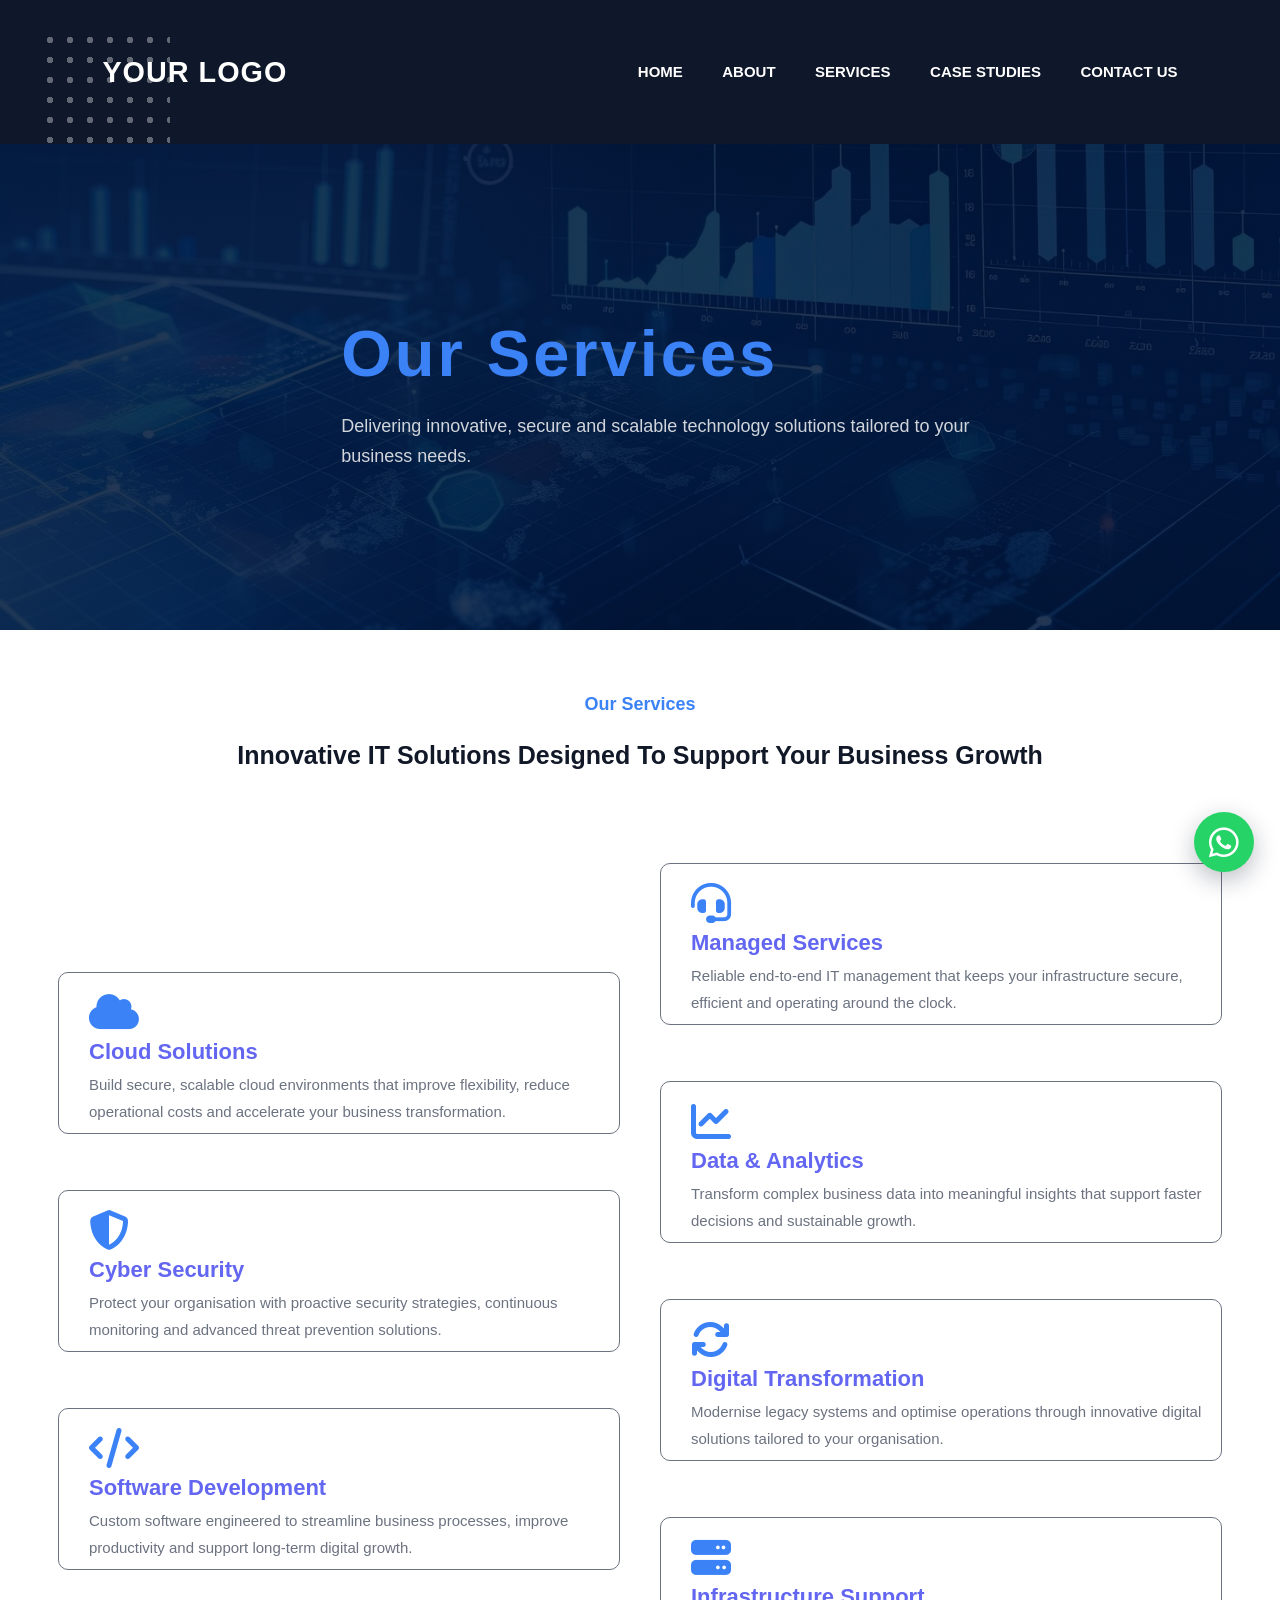
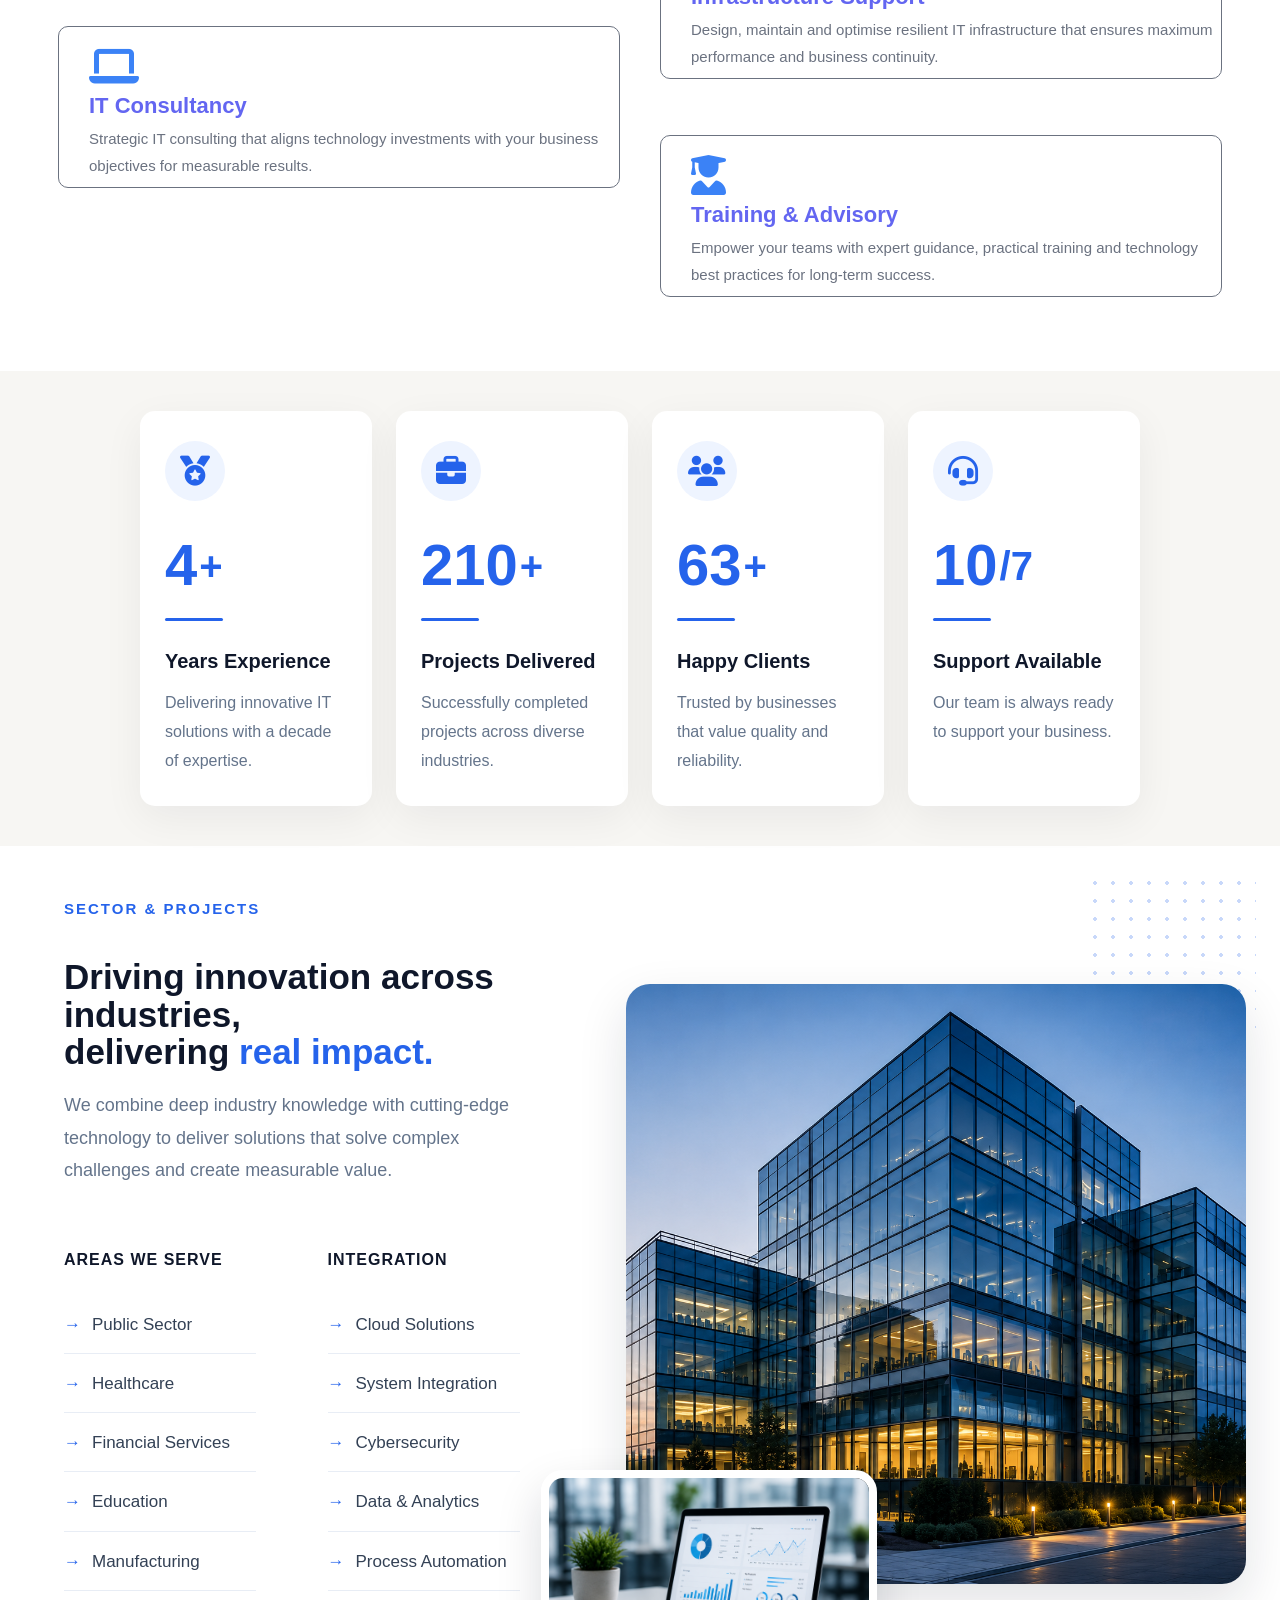
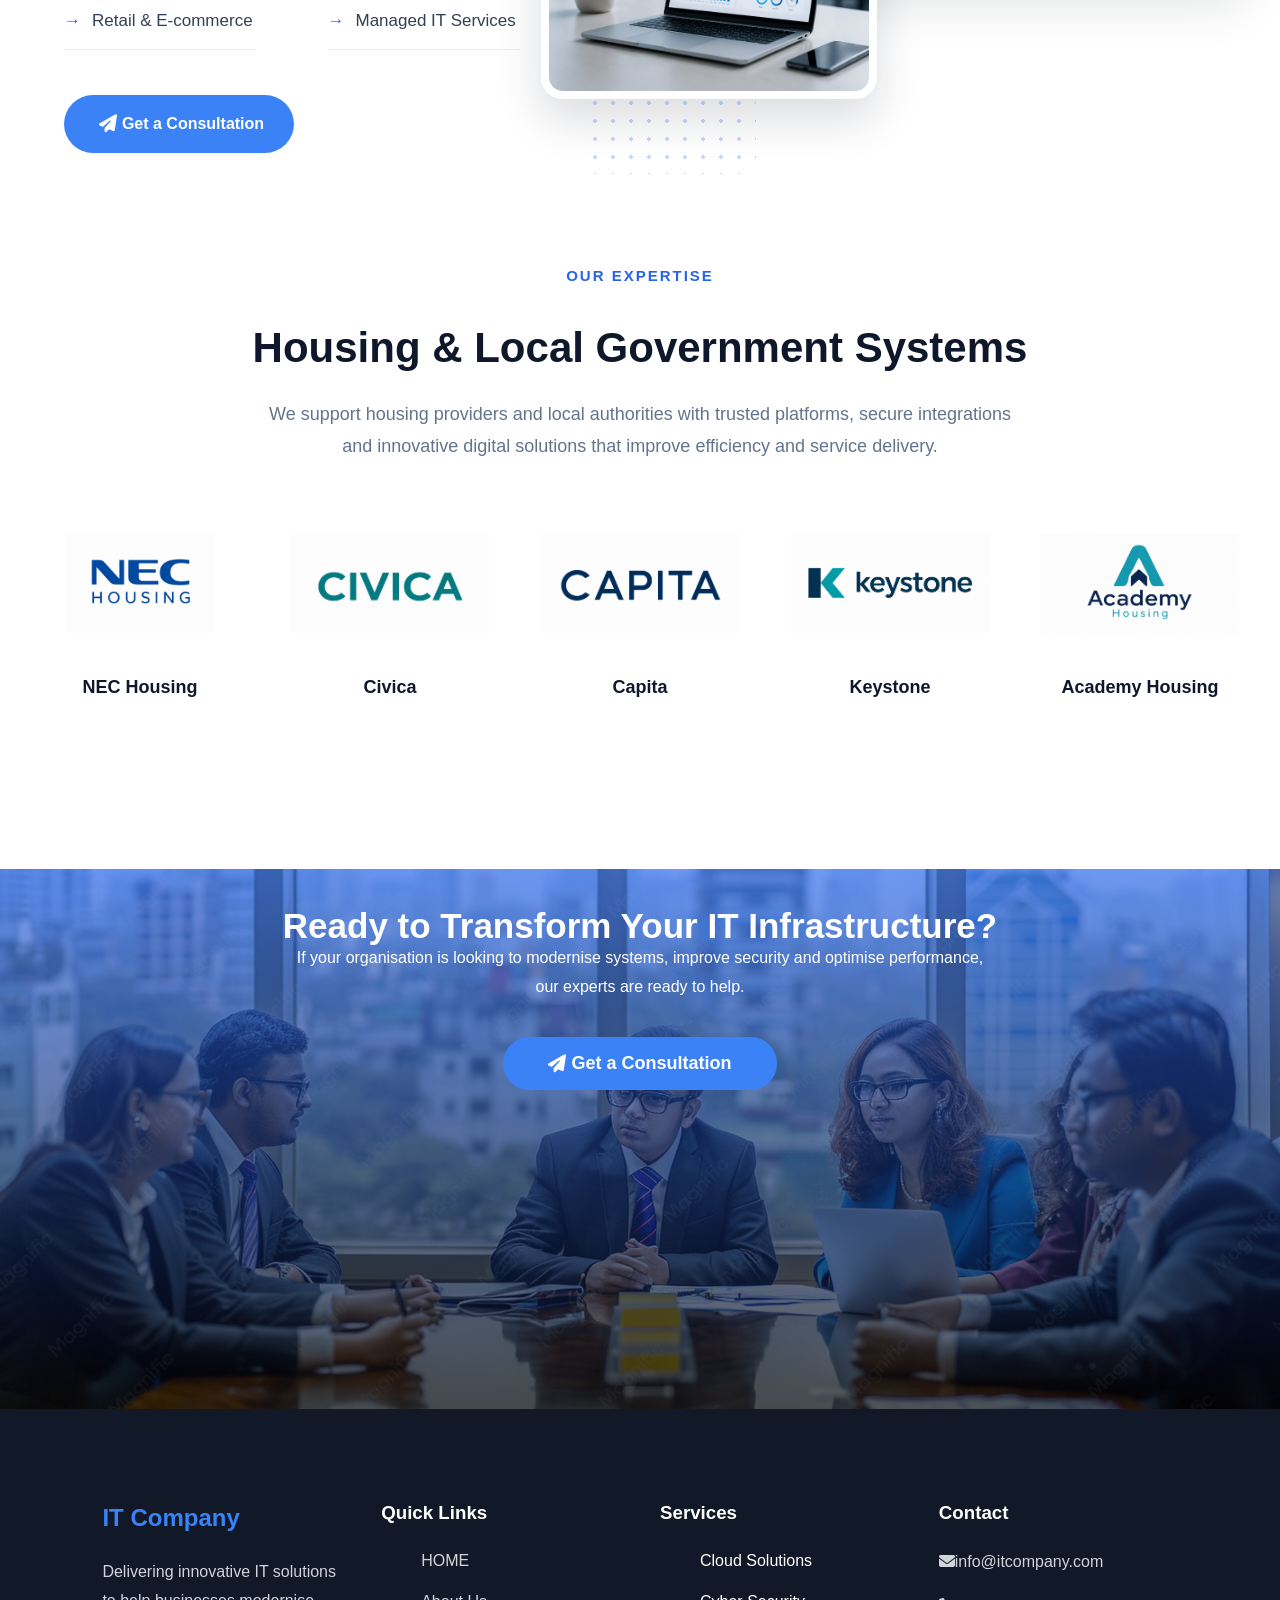
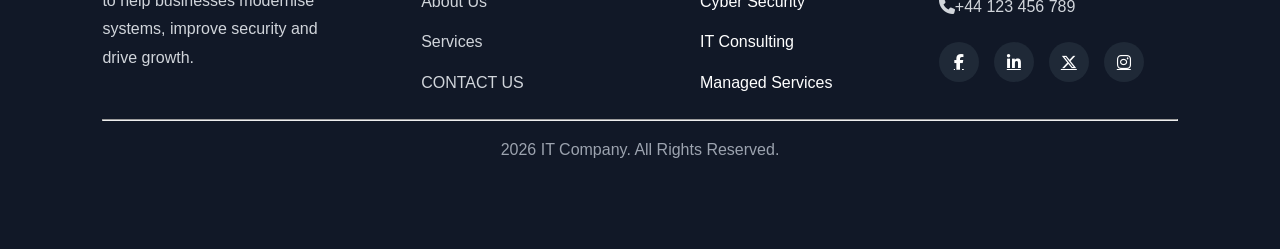
<file: services.html>
<!DOCTYPE html>
<html lang="en">
<head>
     <meta charset="UTF-8">
     <meta name="viewport" content="width=device-width, initial-scale=1.0">
     <title>IT Company</title>
     <link rel="stylesheet" href="assets/css/services.css">
     <link rel="stylesheet" href="https://cdnjs.cloudflare.com/ajax/libs/font-awesome/6.7.2/css/all.min.css">
    <link rel="stylesheet" href="assets/css/whatsapp-bubble.css?v=flush-20261014g"></head>

<body>
   <header>
     <h2>YOUR LOGO</h2>
     <nav>
          <a href="index.html">HOME</a>
          <a href="about.html">ABOUT</a>
          <a href="services.html">SERVICES</a>
          <a href="gallery.html">CASE STUDIES</a>
          <a href="contact.html">CONTACT US</a>
     </nav>
   </header>

   <section class="services-hero">
    <div class="services-content">
        <h1>Our Services</h1>
        <p>Delivering innovative, secure and scalable technology solutions tailored to your business needs.</p>
    </div>
   </section>

   <section class="services-section">
    <div class="services-heading">
        <span>Our Services</span>
        <h2>Innovative IT Solutions Designed To Support Your Business Growth</h2>
    </div>

    <div class="services-container">
        <div class="services-column left">
            <div class="service-card">
                <i class="fa-solid fa-cloud"></i>
                <h3>Cloud Solutions</h3>
                <p>Build secure, scalable cloud environments that improve flexibility, 
                   reduce operational costs and accelerate your business transformation.</p>
            </div>

            <div class="service-card">
                <i class="fa-solid fa-shield-halved"></i>
                <h3>Cyber Security</h3>
                <p>Protect your organisation with proactive security strategies,
                   continuous monitoring and advanced threat prevention solutions.</p>
            </div>

            <div class="service-card">
                <i class="fa-solid fa-code"></i>
                <h3>Software Development</h3>
                <p>Custom software engineered to streamline business processes,
                   improve productivity and support long-term digital growth.</p>
            </div>

            <div class="service-card">
                <i class="fa-solid fa-laptop"></i>
                <h3>IT Consultancy</h3>
                <p>Strategic IT consulting that aligns technology investments 
                   with your business objectives for measurable results.</p>
            </div>
        </div>

        <div class="services-column right">
            <div class="service-card">
                <i class="fa-solid fa-headset"></i>
                <h3>Managed Services</h3>
                <p>Reliable end-to-end IT management that keeps your infrastructure secure, 
                   efficient and operating around the clock.</p>
            </div>

            <div class="service-card">
                <i class="fa-solid fa-chart-line"></i>
                <h3>Data & Analytics</h3>
                <p>Transform complex business data into meaningful insights that
                   support faster decisions and sustainable growth.</p>
            </div>

            <div class="service-card">
                <i class="fa-solid fa-arrows-rotate"></i>
                <h3>Digital Transformation</h3>
                <p>Modernise legacy systems and optimise operations through innovative digital
                   solutions tailored to your organisation.</p>
            </div>

            <div class="service-card">
                <i class="fa-solid fa-server"></i>
                <h3>Infrastructure Support</h3>
                <p>Design, maintain and optimise resilient IT infrastructure that ensures maximum 
                   performance and business continuity.</p>
            </div>

            <div class="service-card">
                <i class="fa-solid fa-user-graduate"></i>
                <h3>Training & Advisory</h3>
                <p>Empower your teams with expert guidance, practical training and technology best 
                   practices for long-term success.</p>
            </div>
        </div>
    </div>
   </section>

   <section class="impact-section">
    <div class="impact-container">
        <div class="impact-grid">
            <div class="impact-card">
                <div class="impact-icon">
                    <i class="fa-solid fa-medal"></i>
                </div>
                <h3 class="counter" data-target="10" data-suffix="+">0</h3>
                <div class="card-line"></div>
                <h4>Years Experience</h4>
                <p>Delivering innovative IT solutions with a decade of expertise.</p>
            </div>

            <div class="impact-card">
                <div class="impact-icon">
                    <i class="fa-solid fa-briefcase"></i>
                </div>
                <h3 class="counter" data-target="500" data-suffix="+">0</h3>
                <div class="card-line"></div>
                <h4>Projects Delivered</h4>
                <p>Successfully completed projects across diverse industries.</p>
            </div>

            <div class="impact-card">
                <div class="impact-icon">
                    <i class="fa-solid fa-users"></i>
                </div>
                <h3 class="counter" data-target="150" data-suffix="+">0</h3>
                <div class="card-line"></div>
                <h4>Happy Clients</h4>
                <p>Trusted by businesses that value quality and reliability.</p>
            </div>

            <div class="impact-card">
                <div class="impact-icon">
                    <i class="fa-solid fa-headset"></i>
                </div>
                <h3 class="counter" data-target="24" data-suffix="/7">0</h3>
                <div class="card-line"></div>
                <h4>Support Available</h4>
                <p>Our team is always ready to support your business.</p>
            </div>
        </div>
    </div>
   </section>

   <section class="expertise-section">
    <div class="expertise-container">
        <div class="expertise-left">
            <span class="section-subtitle">SECTOR & PROJECTS</span>
            <h2>Driving innovation across industries,<br>delivering <span>real impact.</span></h2>
            <p>We combine deep industry knowledge with cutting-edge technology to deliver solutions that solve complex challenges 
               and create measurable value.</p>

            <div class="expertise-lists">
                <div class="expertise-list">
                    <h3>AREAS WE SERVE</h3>
                    <ul>
                        <li>Public Sector</li>
                        <li>Healthcare</li>
                        <li>Financial Services</li>
                        <li>Education</li>
                        <li>Manufacturing</li>
                        <li>Retail & E-commerce</li>
                    </ul>
                </div>

                <div class="expertise-list">
                    <h3>INTEGRATION</h3>
                    <ul>
                        <li>Cloud Solutions</li>
                        <li>System Integration</li>
                        <li>Cybersecurity</li>
                        <li>Data & Analytics</li>
                        <li>Process Automation</li>
                        <li>Managed IT Services</li>
                    </ul>
                </div>
            </div>

            <a href="contact.html" class="consultation-btn"><i class="fa-solid fa-paper-plane"></i>
               <span>Get a Consultation</span></a>
        </div>

        <div class="expertise-right">
            <div class="dots dots-top"></div>
            <img src="assets/images/building.png" alt="Corporate Building" class="main-image">
            <img src="assets/images/laptop.png" alt="Technology" class="small-image">
            <div class="dots dots-bottom"></div>
        </div>
    </div>
   </section>

   <section class="housing-section">
    <div class="housing-container">
        <span class="section-subtitle">OUR EXPERTISE</span>
        <h2>Housing & Local Government Systems</h2>
        <p>We support housing providers and local authorities with trusted platforms, secure integrations and innovative digital solutions that improve efficiency and service delivery.</p>
        <div class="housing-platforms">

            <div class="platform-item">
                <img src="assets/images/Nec Housing.png" alt="NEC Housing">
                <h3>NEC Housing</h3>
            </div>

            <div class="platform-divider"></div>

            <div class="platform-item">
                <img src="assets/images/civica.png" alt="Civica">
                <h3>Civica</h3>
            </div>

            <div class="platform-divider"></div>

            <div class="platform-item">
                <img src="assets/images/capita.png" alt="Capita">
                <h3>Capita</h3>
            </div>

            <div class="platform-divider"></div>

            <div class="platform-item">
                <img src="assets/images/keystone.png" alt="Keystone">
                <h3>Keystone</h3>
            </div>

            <div class="platform-divider"></div>

            <div class="platform-item">
                <img src="assets/images/academi.png" alt="Academy Housing">
                <h3>Academy Housing</h3>
            </div>

        </div>
    </div>
   </section>

   <section class="contact">
     <div class="background">
            <h1>Ready to Transform Your IT Infrastructure?</h1>
            <p>If your organisation is looking to modernise systems, improve security and optimise performance, our experts are ready to help.</p>
            <button><i class="fa-solid fa-paper-plane"></i>Get a Consultation</button>
     </div>
   </section>

   <footer>
     <div class="footer-container">
          <div class="footer-col">
               <h2>IT Company</h2>
               <p>Delivering innovative IT solutions to help businesses modernise systems, improve security
                  and drive growth.</p>
          </div>
          <div class="footer-col">
               <h3>Quick Links</h3>
               <ul>
                    <li><a href="index.html">HOME</a></li>
                    <li><a href="about.html">About Us</a></li>
                    <li><a href="services.html">Services</a></li>
                    <li><a href="contact.html">CONTACT US</a></li>
               </ul>
          </div>
          <div class="footer-col">
               <h3>Services</h3>
               <ul>
                    <li>Cloud Solutions</li>
                    <li>Cyber Security</li>
                    <li>IT Consulting</li>
                    <li>Managed Services</li>
               </ul>
          </div>
          <div class="footer-col">
               <h3>Contact</h3>
               <p><i class="fa-solid fa-envelope"></i>info@itcompany.com</p>
               <p><i class="fa-solid fa-phone"></i>+44 123 456 789</p>
          
          <div class="social-icons">
               <a href="#"><i class="fa-brands fa-facebook-f"></i></a>
               <a href="#"><i class="fa-brands fa-linkedin-in"></i></a>
               <a href="#"><i class="fa-brands fa-x-twitter"></i></a>
               <a href="#"><i class="fa-brands fa-instagram"></i></a>
          </div>
        </div>
     </div>
     <hr>
     <div class="footer-bottom">
          <p>2026 IT Company. All Rights Reserved.</p>
     </div>
   </footer>

 <script src="assets/js/services.js"></script>
    <a class="whatsapp-bubble" href="https://web.whatsapp.com/" target="_blank" rel="noopener noreferrer" aria-label="Open WhatsApp Web"><i class="fa-brands fa-whatsapp" aria-hidden="true"></i></a><script src="assets/js/mobile-nav.js?v=20261014" defer></script>
</body>
</html>
</file>
<file: assets/css/IT Company.css>
body{
    margin: 0;
    font-family: Arial, sans-serif;
    line-height: 1.6;
}
header{
    position: fixed;
    top: 0;
    left: 0;
    width: 100%;
    background: #0f172a;
    color: white;
    display: flex;
    backdrop-filter: blur(15px);
    box-sizing: border-box;
    justify-content: space-between;
    align-items: center;
    padding: 25px 8%;
    transition: 0.4s ease;
    overflow: hidden;
    z-index: 1000;
}
header::before{
    content: "";
    position: absolute;
    width: 130px;
    height: 130px;
    background-image: radial-gradient(rgba(255,255,255,0.7) 3px, transparent 3px);
    background-size: 20px 20px;
    opacity: 0.5;
    top: 30px;
    left: 40px;
}
header h2{
    font-size: 1.8rem;
    font-weight: 700;
    letter-spacing: 1px;
    cursor: pointer;
    transition: 0.4s;
}
header h2:hover{
    color:#3b82f6
}
nav a{
    color: white;
    margin-left: 35px;
    text-decoration: none;
    font-size: 15px;
    font-weight: 600;
    position: relative;
    transition: 0.4s;
}
nav a:hover{
    color: #3b82f6;
}
nav a::after{
    content: '';
    position: absolute;
    width: 0;
    height: 2px;
    background: #3b82f6;
    left: 0;
    bottom: -8px;
    transition: 0.4s;
}
nav a:hover::after{
    width: 100%;
}
.hero{
    position: relative;
    background: #111827;
    padding-top: 80px;
    height: 83vh;
    overflow: hidden;
}
.hero::before{
    content: '';
    position: absolute;
    top: 0;
    left: 0;
    width: 100%;
    height: 100%;
    background: rgba(0,0,0,0.45);
    z-index: 1;
}
.slide{
    position: absolute;
    inset: 0;
    opacity: 0;
    transform: translateX(-100%);
    transition: transform 1.2s cubic-bezier(0.77, 0, 0.175, 1), opacity 1.2s ease;
}
.slide.active{
    opacity: 1;
    transform: translateX(0);
    z-index: 2;
}
.slide.exit{
    opacity: 0;
    transform: translateX(100%);
}
.slide img{
    width: 100%;
    height: 100%;
    object-fit: covert;
    transform: scale(1.1);
    transition: transform 1.2s ease;
}
.slide.active img{
    transform: scale(1);
}
.content{
    position: absolute;
    max-width: 550px;
    top: 60%;
    left: 40%;
    transform: translate(-50%, -50%);
    color: white;
    z-index: 2;
}
.slide::after{
    content: "";
    position: absolute;
    width: 100%;
    height: 100%;
    top: 0;
    left: 0;
    background: rgba(0,0,0,0.5);
}
.title,
.sub{
    font-size: 58px;
    line-height: 1;
}
.sub{
    color: #6366f1;
}
.title,
.sub,
.text{
    margin: 0;
}
.text{
    margin-top: 15px;
}
.title,
.sub,
.text,
.cta{
    opacity: 0;
    transform: translateY(20px);
}
.slide.active .title{
    animation: fadeUp 0.8 ease forwards;
}
.slide.active .sub{
    animation: fadeUp 0.8 ease forwards;
}
.slide.active .text{
    animation: fadeUp 0.8 ease forwards;
    animation-delay: 0.3s;
}
.slide.active .cta{
    animation: fadeUp 0.8s ease forwards;
    animation-delay: 0.6s;
}
@keyframes fadeUp{
    to{
        opacity: 1;
       transform: translateY(0);}
}
.title span,
.sub span,
.text span{
    opacity: 0;
    display: inline-block;
    white-space: pre;
    transform: translateY(20px);
    animation: letterIn 0.4s forwards;
}
@keyframes letterIn{
    to{
        opacity: 1;
        transform: translateY(0);
    }
}
.cta{
    opacity: 0;
    margin-top: 25px;
    padding: 15px 35px;
    background: #3b82f6;
    border: none;
    color: white;
    border-radius: 40px;
    font-size: 16px;
    font-weight: 600;
    cursor: pointer;
    transition: 0.4s ease;
}
.cta:hover{
    transform: translateY(-5px);
}
.hero h1{
    font-size: 42px;
    line-height: 1.2;
    letter-spacing: 1px;
}
.hero p{
    max-width: 600px;
    margin: auto;
}
.slide-dots{
    position: absolute;
    bottom: 25px;
    left: 50%;
    transform: translateX(-50%);
    z-index: 5;
    display: flex;
    gap: 12px;
}
.dot{
    width: 12px;
    height: 12px;
    border-radius: 50%;
    background: rgba(255,255,255,0.5);
    cursor: pointer;
    transition: 0.4s;
}
.dot.active{
    background: #3b82f6;
    transform: scale(1.2);
}
.about{
    width: 100%;
    box-sizing: border-box;
    display: flex;
    min-height: 90vh;
    align-items: center;
    justify-content: center;
    gap: 60px;
    padding: 100px 8%;
    background: #fff;
}
.style{
    transition: 0.5s ease;
}
.style img{
    width: 100%;
    max-width: 400px;
    border: 1px solid rgba(0,0,0,0.05);
    border-radius: 60% 40% 30% 70%/ 60% 30% 70% 40%;
    transition: 0.5s ease;
    object-fit: cover;
    height: 500px;
    margin-right: 50px;
}
.style img:hover{
    transform: translateY(-10px);
}
.about-content{
    max-width: 550px;
    text-align: left;
    margin-bottom: 0;
}
.about-content span{
    font-size: 18px;
    font-weight: 400;
    color: #222;
}
.about-content h2{
    margin-top: 10px;
    font-size: 38px;
    line-height: 1.2;
    color: #2763ff;
    margin-bottom: 25px;
}
.about-content p{
    font-size: 18px;
    line-height: 2;
    color: #444;
    margin-bottom: 0px;
}
.about-btn{
    display: inline-block;
    padding: 18px 60px;
    background: #3b82f6;
    color: white;
    text-decoration: none;
    font-size: 17px;
    font-weight: 600;
    border-radius: 50px;
    margin-top: 20px;
    transition: 0.4s ease;
}
.about-btn:hover{
    transform: translateY(-5px);
    background: #4f46e5;
}
.baners{
    padding: 55px 30px;
    background: linear-gradient(to right,#6366f1, #111827, #0f172a);
    color: white;
    text-align: left;
}
.baner{
    max-width: 1200px;
    margin: auto;
    display: flex;
    justify-content: center;
    align-items: center;
    flex-wrap: wrap;
    gap: 25px;
    color: white;
}
.baner span{
    font-size: 18px;
    font-weight: 500;
    transition: 0.3s ease;
}
.baner span:hover{
    color: #dbeafe;
}
.line{
    width: 1px;
    height: 20px;
    background: rgba(255,255,255,0.3);
}
.advert{
    display: flex;
    min-height: 87vh;
    background: #f9fafb;
    padding: 60px 5px;
    gap: 5px;
    text-align: center;
}
.role img{
    width: 340px;
    height: 490px;
    max-width: 400px;
    border: 1px solid rgba(0,0,0,0.05);
    border-radius: 15px;
    margin-right: 20px;
    transition: 0.4s;
}
.roles img{
    width: 230px;
    height: 400px;
    max-height: 250px;
    border: 1px solid rgba(0,0,0,0.05);
    border-radius: 10px;
    transition: 0.4s;
}
.advert-content{
    text-align: left;
    max-width: 600px;
    font-size: 17px;
    margin-right: 45px;
    padding-left: 0;
}
.advert-content h1{
    color: #6366f1;
}
.list{
    list-style: none;
    padding: 0;
    margin-left: -30px;
}
.list ul{
    list-style: none;
}
.list li{
    border: 1px solid gainsboro;
    border-radius: 12px;
    padding: 8px;
    margin-bottom: 10px;
    transition: 0.3s;
}
.list ul li i{
    color: #6366f1;
}
.service-btn{
    padding: 12px 25px;
    text-decoration: none;
    border: none;
    background: #3b82f6;
    color: white;
    cursor: pointer;
    border-radius: 40px;
    font-weight: bold;
    transition: 0.4s;
}
.service-btn:hover{
    background: #4f46e5;
    font-weight: bold;
    transform: translateY(-5px);
}
.advert-content h1,
.advert-content p{
    margin-bottom: 10px;
}
.services{
    padding: 20px 10px;
    text-align: center;
}
.services h2{
    font-size: 38px;
    color: #6366f1;
    margin-top: 0;
    margin-bottom: 5px;
}
.services p{
    margin-top: 0;
    margin-bottom: 10px;
}
.service-grid{
    display: flex;
    justify-content: center;
    flex-wrap: wrap;
}
.service i{
    width: 60px;
    height: 58px;
    border-radius: 8px;
    display: flex;
    background: #3b82f6;
    color: white;
    justify-content: center;
    align-items: center;
    font-size: 2rem;
    margin-bottom: -25px;
    margin-left: -40px;
    transition: 0.3s ease;
}
.service:hover i{
    background: #4f46e5;
}
.service{
    width: 430px;
    margin: 8px;
    padding: 15px 80px;
    border: 1px solid gainsboro;
    border-radius: 10px;
    color: #6366f1;
    background: white;
    margin-top: 15px;
    margin-bottom: 10px;
    text-align: left;
    font-size: 23px;
    transition: 0.5s;
    cursor: pointer;
}
.service h3{
    margin-bottom: 0;
    margin-left: -40px;
}
.service p{
    color: black;
    font-size: 18px;
    margin-bottom: 0;
    margin-left: -40px;
    line-height: 1.6;
}
.service:hover{
    border: 1px solid #6366f1;
    box-shadow: 20px 20px 60px rgba(0,0,0,0.1);
    transform: translateY(-6px);
    transition: 0.5s;
    cursor: pointer;
}
.statistics{
    position: relative;
    background: linear-gradient(135deg,#4f46e5,#3b82f6);
    padding: 80px 20px;
    display: flex;
    justify-content: center;
    flex-wrap: wrap;
    gap: 100px;
    text-align: center;
    overflow: hidden;
}
.statistics::before{
    content: "";
    position: absolute;
    width: 130px;
    height: 130px;
    background-image: radial-gradient(white 3px, transparent 3px);
    background-size: 22px 22px;
    opacity: 0.35;
    top: 40px;
    left: 50px;
}
.statistics::after{
    content: "";
    position: absolute;
    width: 130px;
    height: 130px;
    background-image: radial-gradient(white 3px, transparent 3px);
    background-size: 22px 22px;
    opacity: 0.25;
    top: 40px;
    left: 50px;
}
.stat{
    border-right: 2px solid rgba(255,255,255,0.2);
}
.stat:last-child{
    border-right: none;
}
.stat h1{
    color: white;
    font-size: 70px;
    font-weight: 700;
    margin-bottom: -10px;
}
.stat p{
    color: white;
    font-size: 18px;
    letter-spacing: 1px;
}
.testimonials{
    text-align: center;
    align-items: center;
}
.testimonials h2{
    color: palevioletred;
    margin-bottom: -25px;
}
.testimonials h1{
    color: #4f46e5;
    font-size: 35px;
}
.testimonial-grid{
    display: flex;
    justify-content: center;
}
.testimonial{
    width: 320px;
    min-height: 230px;
    margin: 15px;
    padding: 35px;
    border: 1px solid #e5e7eb;
    border-radius: 10px;
    box-shadow: 0 5px 20px rgba(0,0,0,0.08);
    margin-bottom: -25px;
    transition: 0.3s ease;
}
.stars{
    font-size: 1.3rem;
    color: gold;
}
.testimonial p{
    color: #555;
    line-height: 1.8;
    margin-bottom: 25px;
}
.testimonial h3{
    color: #4f46e5;
    margin-bottom: 8px;
}
.testimonial span{
    color: gray;
    font-size: 15px;
}
button{
    padding: 12px 25px;
    border: none;
    background: #3b82f6;
    color: white;
    cursor: pointer;
    border-radius: 40px;
    font-weight: bold;
    transition: 0.4s;
}
button:hover{
    background: #4f46e5;
    font-weight: bold;
    transform: translateY(-5px);
}
.contact{
    width: 100%;
    display: flex;
    justify-content: center;
    padding: 100px 0 0;
}
.background{
    width: 100%;
    max-width: 1300px;
    height: 60vh;
    text-align: center;
    color: #fff;
    background: linear-gradient(rgba(37,99,235,0.65),rgba(0,0,0,0.65)),url("../images/new image.avif");
    background-size: cover;
    background-position: center;
    background-repeat: no-repeat;
}
.background h1{
    font-size: 35px;
    margin-bottom: -10px;
}
.background p{
    max-width: 700px;
    margin: 0 auto 35px;
    line-height: 1.8;
}
.background button{
    display: inline-flex;
    align-items: center;
    gap: 5px;
    border-radius: 30px;
    padding: 16px 45px;
    font-size: 18px;
    font-weight: 600;
}
footer{
    background: #111827;
    color: white;
    padding: 70px 8%;
}
.footer-container{
    display: grid;
    grid-template-columns: repeat(auto-fit, minmax(220px,1fr));
    gap: 40px;
}
.footer-col h2{
    color: #3b82f6;
    margin-bottom: 20px;
}
.footer-col h3{
    margin-bottom: 20px;
}
.footer-col p{
    color: #d1d5db;
    line-height: 1.8;
}
.footer-col ul{
    list-style: none;
}
.footer-col ul li{
    margin-bottom: 15px;
}
.footer-col ul li a{
    color: #d1d5db;
    text-decoration: none;
    transition: 0.3s;
}
.footer-col ul li a:hover{
    color: #3b82f6;
}
.social-icons{
    margin-top: 20px;
    display: flex;
    gap: 15px;
}
.social-icons a{
    width: 40px;
    height: 40px;
    background: #1f2937;
    border-radius: 50%;
    display: flex;
    justify-content: center;
    align-items: center;
    color: white;
    transition: 0.3s;
}
.social-icons a:hover{
    background: #3b82f6;
}
.hr{
    border: none;
    height: 1px;
    background: rgba(255, 255, 255, 0.1);
    margin: 50px 0 25px;
}
.footer-bottom{
    text-align: center;
    color: #9ca3af;
}
header.sticky{
    background: rgba(15, 23, 42, 0.95);
    padding: 15px 5%;
    box-shadow: 0 8px 30px rgba(0,0,0,0.3);
}
</file>
<file: assets/css/whatsapp-bubble.css>
/* WhatsApp Web shortcut with a compact green signal pulse. */
@import url("mobile-responsive.css?v=flush-20261014g");

.whatsapp-bubble {
    position: fixed;
    right: 26px;
    bottom: 28px;
    z-index: 1200;
    width: 60px;
    height: 60px;
    display: grid;
    place-items: center;
    border: none;
    border-radius: 50%;
    color: #fff;
    background: #25d366;
    box-shadow: 0 8px 24px rgba(15,23,42,.28);
    box-sizing: border-box;
    overflow: visible;
    font-size: 34px;
    text-decoration: none;
    cursor: pointer;
    transition: transform .2s ease, box-shadow .2s ease;
}
@media (max-width: 600px) {
    .whatsapp-bubble { right: 16px; bottom: 18px; width: 54px; height: 54px; font-size: 30px; }
}



.whatsapp-bubble::before {
    content: "";
    position: absolute;
    inset: 0;
    border-radius: 50%;
    pointer-events: none;
    animation: whatsapp-signal 2.4s ease-out infinite;
}
@keyframes whatsapp-signal {
    0% { box-shadow: 0 0 0 0 rgba(37,211,102,.72); opacity: .9; }
    78% { box-shadow: 0 0 0 1.5px rgba(37,211,102,0); opacity: .2; }
    100% { box-shadow: 0 0 0 1.5px rgba(37,211,102,0); opacity: 0; }
}
.whatsapp-bubble:hover { transform: translateY(-3px); box-shadow: 0 12px 28px rgba(15,23,42,.32); }
.whatsapp-bubble:focus-visible { outline: 3px solid #1d4ed8; outline-offset: 4px; }
</file>
<file: assets/css/about.css>
body{
    margin: 0;
    font-family: Arial, sans-serif;
    line-height: 1.6;
}
header{
    position: fixed;
    top: 0;
    left: 0;
    width: 100%;
    background: #0f172a;
    color: white;
    display: flex;
    backdrop-filter: blur(15px);
    box-sizing: border-box;
    justify-content: space-between;
    align-items: center;
    padding: 25px 8%;
    transition: 0.4s ease;
    overflow: hidden;
    z-index: 1000;
}
header::before{
    content: "";
    position: absolute;
    width: 130px;
    height: 130px;
    background-image: radial-gradient(rgba(255,255,255,0.7) 3px, transparent 3px);
    background-size: 20px 20px;
    opacity: 0.5;
    top: 30px;
    left: 40px;
}
header h2{
    font-size: 1.8rem;
    font-weight: 700;
    letter-spacing: 1px;
    cursor: pointer;
    transition: 0.4s;
}
header h2:hover{
    color:#3b82f6
}
nav a{
    color: white;
    margin-left: 35px;
    text-decoration: none;
    font-size: 15px;
    font-weight: 600;
    position: relative;
    transition: 0.4s;
}
nav a:hover{
    color: #3b82f6;
}
nav a::after{
    content: '';
    position: absolute;
    width: 0;
    height: 2px;
    background: #3b82f6;
    left: 0;
    bottom: -8px;
    transition: 0.4s;
}
nav a:hover::after{
    width: 100%;
}
.about-hero{
      position: relative;
      height: 60vh;
      background: linear-gradient(rgba(0,20,55,0.85),rgba(0,20,55,0.85)), url(../images/data.jpg);
      background-size: cover;
      background-position: center;
      display: flex;
      justify-content: center;
      align-items: center;
      overflow: hidden;
      padding-top: 90px;
}
.about-content{
    position: relative;
    max-width: 700px;
    margin-left: 8%;
    z-index: 2;
}
.about-content h1{
    font-size: 65px;
    letter-spacing: 3px;
    color: #3b82f6;
    margin-bottom: -10px;
}
.about-content p{
    font-size: 18px;
    line-height: 1.7;
    color: #d1d5db;
    margin: 15px auto 0;
    margin-bottom: 0;
}
.who-we-are{
    background: white;
    padding: 60px 6%;
    display: flex;
    align-items: center;
    justify-content: space-between;
    gap: 80px;
}
.who-image{
    width: 55%;
    height: 600px;
    min-height: 350px;
    margin-top: 75px;
    z-index: 1;
}
.who-image img{
    width: 100%;
    height: 500px;
    border-radius: 20px;
    object-fit: cover;
}
.who-content{
    width: 45%;
}
.who-content span{
    color: #00a3ff;
    font-size: 14px;
    font-weight: 600;
    letter-spacing: 2px;
}
.who-content h2{
    color: #1f2937;
    font-size: 45px;
    margin: 20px 0;
    line-height: 1.3;
}
.who-content p{
    color: #6b7280;
    line-height: 1.8;
    margin-bottom: 40px;
}
.features{
    display: grid;
    gap: 20px;
    max-width: 850px;
}
.feature-box{
    background: #f9fafb;
    padding: 2px 40px;
    border: 1px solid gray;
    border-radius: 15px;
    cursor: pointer;
    transition: 0.4s ease;
}
.feature-box:hover{
    transform: translateY(-8px);
    background: linear-gradient(135deg, #009dff, #0077ff)
}
.feature-box:hover i,
.feature-box:hover h3,
.feature-box:hover p{
    color: white;
}
.feature-header{
    display: flex;
    justify-content: space-between;
    align-items: center;
}
.feature-title{
    display: flex;
    align-items: center;
    gap: 15px;
}
.feature-title i{
    color: #009dff;
    font-size: 30px;
}
.feature-title h3{
    color: #0f172a;
    font-size: 20px;
}
.arrow{
    color: #009dff;
    transition: 0.4s;
}
.feature-description{
    max-height: 0;
    overflow: hidden;
    transition: 0.5s ease;
}
.feature-description p{
    margin-top: 20px;
    line-height: 1.8;
    color: #64748b;
}
.feature-box.active .feature-description{
    max-height: 100px;
}
.feature-box.active .arrow{
    transform: rotate(180deg);
}
.mission-vision{
    padding: 50px 10%;
    background: whitesmoke;
}
.mv-title{
    text-align: center;
    margin-bottom: 70px;
}
.mv-title h2{
    font-size: 2.5rem;
    color: #0a2540;
    margin-bottom: 15px;
}
.mv-title p{
    color: #6b7280;
}
.mv-wrapper{
    display: flex;
    align-items: flex-start;
    justify-content: center;
    gap: 60px;
}
.divider{
    width: 1px;
    background: #d1d5db;
    align-self: stretch;
}
.mv-column{
    flex: 1;
}
.mv-heading{
    display: flex;
    align-items: center;
    gap: 15px;
    margin-bottom: 25px;
}
.mv-heading h3{
    color: #0a2540;
    font-size: 2.5rem;
    font-weight: 700;
}
.mv-column p{
    color: #555;
    font-size: 1.1rem;
    line-height: 1.9;
    margin-bottom: 30px;
}
.mv-column ul{
    list-style: none;
}
.mv-column ul li{
    color: #555;
    font-size: 1.1rem;
    margin-bottom: 15px;
}
.mv-column ul li i{
    color: #0d6efd;
    margin-right: 10px;
}
header.sticky{
    background: rgba(15, 23, 42, 0.95);
    padding: 15px 5%;
    box-shadow: 0 8px 30px rgba(0,0,0,0.3);
}
.commitment-section{
    position: relative;
    padding: 70px 6%;
    background: linear-gradient(rgba(0,35,95,0.90),rgba(0,55,140,0.90)),url(../images/meeting.webp);
    background-size: cover;
    background-position: center;
    background-attachment: fixed;
    overflow: hidden;
}
.commitment-container{
    max-width: 1200px;
    margin: auto;
    display: flex;
    align-items: center;
    justify-content: center;
    gap: 60px;
    flex-wrap: wrap;
}
.commitment-image{
    position: relative;
    margin-top: -220px;
}
.main-image{
    width: 100%;
    border-radius: 20px;
}
.secondary-image{
    position: absolute;
    width: 100px;
    bottom: -240px;
    right: 150px;
    border-radius: 15px;
    transition: 0.4s;
}
.commitment-image img{
    width: 100%;
    border-radius: 15px;
    transition: 0.5s;
}
.commitment-content{
    max-width: 350px;
    color: white;
    flex: 1;
}
.commitment-content h2{
    font-size: 2.6rem;
    margin-bottom: 10px;
}
.commitment-content p{
    line-height: 1.9;
    color: rgba(255,255,255,0.9);
    margin-bottom: 35px;
}
.commitment-list{
    display: flex;
    flex-direction: column;
    gap: 20px;
    margin-bottom: 40px;
}
.commitment-item{
    display: flex;
    align-items: center;
    gap: 15px;
    font-size: 1.1rem;
    font-weight: 600;
}
.commitment-item i{
    color: #00d4ff;
    font-size: 1.3rem;
}
.commitment-btn{
    display: inline-flex;
    align-items: center;
    justify-content: center;
    gap: 8px;
    padding: 23px 28px;
    background: #3b82f6;
    color: white;
    text-decoration: none;
    border-radius: 40px;
    font-weight: 600;
    transition: 0.4s;
}
.commitment-btn:hover{
    background: #4f46e5;
    font-weight: bold;
    transform: translateY(-5px);
}
.commitment-dots{
    position: absolute;
    width: 120px;
    height: 80px;
    background-image: radial-gradient(rgba(255,255,255,0.4)2px, transparent 2px);
    background-size: 16px 16px;
}
.dots-top-left{
    top: 40px;
    left: 40px;
}
.dots-bottom-right{
    right: 40px;
    bottom: 40px;
}
.faq-section{
    padding: 100px 8%;
    background: #fff;
}
.faq-header{
    text-align: center;
    max-width: 700px;
    margin: auto;
    margin-bottom: 60px;
}
.faq-header h2{
    font-size: 3rem;
    color: #0d1b4c;
    margin-bottom: 15px;
}
.faq-header p{
    color: #777;
    line-height: 1.8;
}
.faq-container{
    max-width: 1200px;
    margin: auto;
    display: flex;
    gap: 20px;
}
.faq-column{
    flex: 1;
    display: flex;
    flex-direction: column;
    gap: 20px;
}
.faq-item{
    border: 2px solid rgb(230, 215, 215);
    border-radius: 8px;
    overflow: hidden;
    transition: 2s;
}
.faq-item.active .faq-answer{
    max-height: 500px;
    opacity: 1;
}
.faq-item.active i{
    transform: rotate(45deg);
}
.faq-question{
    display: flex;
    justify-content: space-between;
    align-items: center;
    padding: 22px 25px;
    cursor: pointer;
    font-weight: 600;
    color: #3b82f6;
}
.faq-question i{
    color: #3b82f6;
    transition: 0.4s;
}
.faq-answer{
    max-height: 0;
    overflow: hidden;
    transition: max-height 0.8s ease-in-out, opacity 0.5s ease;
}
.faq-answer p{
    padding: 0 25px 25px;
    color: #666;
    line-height: 1.8;
}
.testimonials{
    text-align: center;
    align-items: center;
}
.testimonials h2{
    color: palevioletred;
    margin-bottom: -10px;
}
.testimonials h1{
    color: #4f46e5;
    font-size: 35px;
}
.testimonial-grid{
    display: flex;
    justify-content: center;
}
.testimonial{
    width: 320px;
    min-height: 230px;
    margin: 15px;
    padding: 35px;
    border: 1px solid #e5e7eb;
    border-radius: 10px;
    box-shadow: 0 5px 20px rgba(0,0,0,0.08);
    margin-bottom: -25px;
    transition: 0.3s ease;
}
.stars{
    font-size: 1.3rem;
    color: gold;
}
.testimonial p{
    color: #555;
    line-height: 1.8;
    margin-bottom: 25px;
}
.testimonial h3{
    color: #4f46e5;
    margin-bottom: 8px;
}
.testimonial span{
    color: gray;
    font-size: 15px;
}
button{
    padding: 12px 25px;
    border: none;
    background: #3b82f6;
    color: white;
    cursor: pointer;
    border-radius: 40px;
    font-weight: bold;
    transition: 0.4s;
}
button:hover{
    background: #4f46e5;
    font-weight: bold;
    transform: translateY(-5px);
}
.contact{
    width: 100%;
    display: flex;
    justify-content: center;
    margin: 0;
    padding: 0;
}
.background{
    width: 100%;
    max-width: none;
    margin: 0;
    height: 60vh;
    text-align: center;
    color: #fff;
    background: linear-gradient(rgba(37,99,235,0.65),rgba(0,0,0,0.65)),url("../images/new image.avif");
    background-size: cover;
    background-position: center;
    background-repeat: no-repeat;
}
.background h1{
    font-size: 35px;
    margin-bottom: -10px;
}
.background p{
    max-width: 700px;
    margin: 0 auto 35px;
    line-height: 1.8;
}
.background button{
    display: inline-flex;
    align-items: center;
    gap: 5px;
    border-radius: 30px;
    padding: 16px 45px;
    font-size: 18px;
    font-weight: 600;
}
footer{
    background: #111827;
    color: white;
    padding: 70px 8%;
}
.footer-container{
    display: grid;
    grid-template-columns: repeat(auto-fit, minmax(220px,1fr));
    gap: 40px;
}
.footer-col h2{
    color: #3b82f6;
    margin-bottom: 20px;
}
.footer-col h3{
    margin-bottom: 20px;
}
.footer-col p{
    color: #d1d5db;
    line-height: 1.8;
}
.footer-col ul{
    list-style: none;
}
.footer-col ul li{
    margin-bottom: 15px;
}
.footer-col ul li a{
    color: #d1d5db;
    text-decoration: none;
    transition: 0.3s;
}
.footer-col ul li a:hover{
    color: #3b82f6;
}
.social-icons{
    margin-top: 20px;
    display: flex;
    gap: 15px;
}
.social-icons a{
    width: 40px;
    height: 40px;
    background: #1f2937;
    border-radius: 50%;
    display: flex;
    justify-content: center;
    align-items: center;
    color: white;
    transition: 0.3s;
}
.social-icons a:hover{
    background: #3b82f6;
}
.hr{
    border: none;
    height: 1px;
    background: rgba(255, 255, 255, 0.1);
    margin: 50px 0 25px;
}
.footer-bottom{
    text-align: center;
    color: #9ca3af;
}
header.sticky{
    background: rgba(15, 23, 42, 0.95);
    padding: 15px 5%;
    box-shadow: 0 8px 30px rgba(0,0,0,0.3);
}
</file>
<file: assets/css/services.css>
body{
    margin: 0;
    font-family: Arial, sans-serif;
    line-height: 1.6;
}
header{
    position: fixed;
    top: 0;
    left: 0;
    width: 100%;
    background: #0f172a;
    color: white;
    display: flex;
    backdrop-filter: blur(15px);
    box-sizing: border-box;
    justify-content: space-between;
    align-items: center;
    padding: 25px 8%;
    transition: 0.4s ease;
    overflow: hidden;
    z-index: 1000;
}
header::before{
    content: "";
    position: absolute;
    width: 130px;
    height: 130px;
    background-image: radial-gradient(rgba(255,255,255,0.7) 3px, transparent 3px);
    background-size: 20px 20px;
    opacity: 0.5;
    top: 30px;
    left: 40px;
}
header h2{
    font-size: 1.8rem;
    font-weight: 700;
    letter-spacing: 1px;
    cursor: pointer;
    transition: 0.4s;
}
header h2:hover{
    color:#3b82f6
}
nav a{
    color: white;
    margin-left: 35px;
    text-decoration: none;
    font-size: 15px;
    font-weight: 600;
    position: relative;
    transition: 0.4s;
}
nav a:hover{
    color: #3b82f6;
}
nav a::after{
    content: '';
    position: absolute;
    width: 0;
    height: 2px;
    background: #3b82f6;
    left: 0;
    bottom: -8px;
    transition: 0.4s;
}
nav a:hover::after{
    width: 100%;
}
.services-hero{
      position: relative;
      height: 60vh;
      background: linear-gradient(rgba(0,20,55,0.85),rgba(0,20,55,0.85)), url(../images/data.jpg);
      background-size: cover;
      background-position: center;
      display: flex;
      justify-content: center;
      align-items: center;
      overflow: hidden;
      padding-top: 90px;
}
.services-content{
    position: relative;
    max-width: 700px;
    margin-left: 8%;
    z-index: 2;
}
.services-content h1{
    font-size: 65px;
    letter-spacing: 3px;
    color: #3b82f6;
    margin-bottom: -10px;
}
.services-content p{
    font-size: 18px;
    line-height: 1.7;
    color: #d1d5db;
    margin: 15px auto 0;
    margin-bottom: 0;
}
.services-section{
    justify-content: center;
    gap: 30px;
    padding: 60px 8%;
}
.services-heading{
    text-align: center;
    max-width: 900px;
    margin: 0 auto 80px;
}
.services-heading span{
    color: #3b82f6;
    font-size: 18px;
    font-weight: 600;
}
.services-heading h2{
    margin-top: 20px;
    font-size: 25px;
    line-height: 1.3;
    color: #111827;
}
.services-container{
    display: flex;
    justify-content: center;
    gap: 40px;
}
.services-column{
    display: flex;
    flex-direction: column;
    gap: 30px;
}
.left{
    justify-content: center;
}
.service-card{
    width: 560px;
    height: 160px;
    background: white;
    border: 1px solid #6b7280;
    border-radius: 10px;
    display: flex;
    flex-direction: column;
    justify-content: center;
    align-items: flex-start;
    margin: 12px 0 14px;
    transition: 0.4s;
}
.service-card:hover{
    border: 1px solid white;
    transform: translateY(-10px);
    box-shadow: 20px 20px 60px rgba(0,0,0,0.1);
}
.service-card i{
    font-size: 40px;
    color: #3b82f6;
    margin-top: 10px;
    margin-left: 30px;
    margin-bottom: -20px;
}
.service-card h3{
    font-size: 22px;
    color: #6366f1;
    margin-left: 30px;
    margin-bottom: -6px;
}
.service-card p{
    font-size: 15px;
    line-height: 1.8;
    color: #6b7280;
    font-weight: 400;
    font-family: "Inter", sans-serif;
    margin: 8px 0 0 30px;
}
.impact-section{
    background:#f7f6f3;
    padding:40px 8%;
}
.impact-container{
    max-width:1000px;
    margin:0 auto;
}
.impact-line{
    width:65px;
    height:3px;
    background:#2563eb;
    margin:18px auto 35px;
    border-radius:50px;
}
.impact-grid{
    display:grid;
    grid-template-columns:repeat(4,1fr);
    gap:24px;
}
.impact-card{
    position:relative;
    background:#fff;
    border-radius:15px;
    padding:30px 25px;
    box-sizing:border-box;
    transition:.35s ease;
    box-shadow:0 12px 40px rgba(15,23,42,.06);
    overflow:hidden;
    opacity:1;
}
.impact-card:hover{
    transform:translateY(-8px);
    box-shadow:0 24px 60px rgba(15,23,42,.12);
}
.impact-icon{
    width: 60px;
    height:60px;
    border-radius:50%;
    background:#eef4ff;
    display:flex;
    justify-content:center;
    align-items:center;
    margin-bottom:35px;
}
.impact-icon i{
    font-size:30px;
    color:#2563eb;
}

.impact-card h3{
    margin:0;
    font-size:58px;
    font-weight:700;
    line-height:1;
    color:#2563eb;
}
.impact-card h3 span{
    font-size:40px;
}
.card-line{
    width:58px;
    height:3px;
    background:#2563eb;
    border-radius:50px;
    margin:24px 0;
    transition:.35s ease;
}
.impact-card h4{
    margin:0 0 18px;
    margin-bottom: 12px;
    font-size:20px;
    font-weight:700;
    color:#0f172a;
}
.impact-card p{
    margin:0;
    color:#64748b;
    font-size:16px;
    line-height:1.8;
}
.impact-card:nth-child(1){
    transition-delay:.05s;
}
.impact-card:nth-child(2){
    transition-delay:.10s;
}
.impact-card:nth-child(3){
    transition-delay:.15s;
}
.impact-card:nth-child(4){
    transition-delay:.20s;
}
.impact-card::before{
    content:"";
    position:absolute;
    top:0;
    left:0;
    width:100%;
    height:4px;
    background:#2563eb;
    transform:scaleX(0);
    transform-origin:left;
    transition:.35s ease;
}
.impact-card:hover::before{
    transform:scaleX(1);
}
.impact-card:hover .impact-icon{
    background:#2563eb;
    transform:scale(1.08);
}
.impact-icon{
    transition:.35s ease;
}
.impact-card:hover .impact-icon i{
    color:#fff;
}
.impact-icon i{
    transition:.35s ease;
}
.impact-card:hover h3{
    color:#1d4ed8;
}
.impact-card h3{
    transition:.35s ease;
}
.impact-card:hover .card-line{
    width:90px;
}
.impact-card:hover h4{
    color:#2563eb;
}
.impact-card h4{
    transition:.35s ease;
}
.impact-card:hover p{
    color:#475569;
}
.impact-card p{
    transition:.35s ease;
}
.counter{
    display:flex;
    align-items:flex-end;
    gap:2px;
}
.counter span{
    font-size:34px;
    margin-bottom:8px;
    font-weight:700;
}
.impact-section *{
    box-sizing:border-box;
}
.expertise-section{
    padding:50px 5% 60px;
    background:#fff;
}
.expertise-container{
    max-width:1400px;
    margin:0 auto;
    display:flex;
    justify-content:space-between;
    align-items:center;
    gap:80px;
}
.expertise-left{
    flex:1;
    max-width:520px;
}
.section-subtitle{
    display:inline-block;
    color:#2563eb;
    font-size:15px;
    font-weight:700;
    letter-spacing:2px;
    text-transform:uppercase;
    margin-bottom:8px;
}
.expertise-left h2{
    color:#0f172a;
    font-size:35px;
    font-weight:700;
    line-height:1.08;
    margin-bottom:5px;
}
.expertise-left h2 span{
    color:#2563eb;
}
.expertise-left p{
    color:#64748b;
    font-size:18px;
    line-height:1.8;
    margin-bottom:45px;
}
.expertise-lists{
    display:grid;
    grid-template-columns:repeat(2,1fr);
    gap:45px;
    margin-bottom:45px;
}
.expertise-list h3{
    color:#0f172a;
    font-size:16px;
    font-weight:700;
    letter-spacing:1px;
    margin-bottom:22px;
}
.expertise-list ul{
    margin: 0;
    padding: 0;
    list-style:none;
}
.expertise-list li{
    position:relative;
    display: flex;
    align-items: flex-start;
    color:#334155;
    font-size:17px;
    font-weight:500;
    padding:16px 0 16px 28px;
}
.expertise-list li::before{
    content:"→";
    position:absolute;
    left:0;
    color:#2563eb;
    font-weight:700;
}
.expertise-list li::after{
    content:"";
    position:absolute;
    left:0;
    bottom:0;
    width:88%;
    height:1px;
    background:#e8edf5;
}
.consultation-btn{
    display:inline-flex;
    justify-content:center;
    align-items:center;
    width:230px;
    height:58px;
    background:#3b82f6;
    color:#fff;
    font-size:16px;
    font-weight:600;
    text-decoration:none;
    border-radius:50px;
    transition:.3s ease;
}
.consultation-btn i{
    font-size: 18px;
    padding: 5px;
}
.consultation-btn:hover{
    background:#1d4ed8;
}
.expertise-right{
    flex:1;
    position:relative;
    display:flex;
    justify-content:flex-end;
    align-items:flex-start;
    padding-top: 70px;
    min-height:750px;
}
.main-image{
    width:620px;
    height: 600px;
    border-radius:24px;
    margin-right: -30px;
    display:block;
    object-fit:cover;
    box-shadow:0 20px 50px rgba(15,23,42,.12);
    z-index: 2;
}
.small-image{
    position:absolute;
    left: -85px;
    bottom:35px;
    width:320px;
    border-radius:22px;
    display:block;
    object-fit:cover;
    border:8px solid #fff;
    box-shadow:0 20px 45px rgba(15,23,42,.15);
    z-index: 2;
}
.dots{
    position:absolute;
    width:170px;
    height:170px;
    background-image:radial-gradient(#2563eb 2px,transparent 2px);
    background-size:18px 18px;
    opacity:0.25;
    z-index:1;
}
.dots-top{
    top:-40px;
    right:-40px;
}
.dots-bottom{
    left:-40px;
    bottom:-40px;
}
@media(max-width:1100px){
    .expertise-container{
        flex-direction:column;
        gap:70px;
    }
    .expertise-left{
        max-width:100%;
    }
    .expertise-right{
        justify-content:center;
        width:100%;
        min-height:auto;
    }
    .main-image{
        width:100%;
        max-width:600px;
    }
    .small-image{
        width:240px;
        left:20px;
        bottom:30px;
    }
}
@media(max-width:768px){
    .expertise-section{
        padding:80px 6%;
    }
    .expertise-lists{
        grid-template-columns:1fr;
        gap:35px;
    }
    .expertise-left h2{
        font-size:38px;
    }
    .expertise-left p{
        font-size:16px;
    }
    .consultation-btn{
        width:100%;
    }
    .main-image{
        border-radius:18px;
    }
    .small-image{
        width:180px;
        border-width:6px;
        border-radius:18px;
        left:10px;
        bottom:20px;
    }
    .dots{
        width:120px;
        height:120px;
        background-size:15px 15px;
    }
}
.housing-section{
    padding:50px 5%;
    background:#fff;
}
.housing-container{
    max-width:1000px;
    margin:0 auto;
    text-align:center;
}
.housing-section .section-subtitle{
    display:inline-block;
    color:#2563eb;
    font-size:15px;
    font-weight:700;
    letter-spacing:2px;
    text-transform:uppercase;
    margin-bottom:-10px;
}
.housing-container h2{
    color:#0f172a;
    font-size:42px;
    font-weight:700;
    line-height:1.2;
    margin-bottom:24px;
}
.housing-container p{
    max-width:760px;
    margin:0 auto 70px;
    color:#64748b;
    font-size:18px;
    line-height:1.8;
}
.housing-platforms{
    display:flex;
    justify-content:center;
    align-items:center;
    gap:35px;
}
.platform-item{
    display:flex;
    flex-direction:column;
    align-items:center;
    justify-content:center;
    min-width:180px;
    transition:.35s ease;
}
.platform-item img{
    width:255px;
    height:100px;
    object-fit:contain;
    margin-bottom:22px;
}
.platform-item h3{
    color:#0f172a;
    font-size:18px;
    font-weight:600;
    transition:.35s ease;
}
.platform-divider{
    width:1px;
    height:95px;
    background:#e8edf5;
}
@media(max-width:1100px){
    .housing-platforms{
        flex-wrap:wrap;
        gap:40px;
    }
    .platform-divider{
        display:none;
    }
    .platform-item{
        min-width:220px;
    }
}
@media(max-width:768px){
    .housing-section{
        padding:80px 6%;
    }
    .housing-container h2{
        font-size:38px;
    }
    .housing-container p{
        font-size:16px;
        margin-bottom:50px;
    }
    .housing-platforms{
        flex-direction:column;
        gap:35px;
    }
    .platform-item{
        width:100%;
    }
    .platform-item img{
        width:80px;
        height:80px;
        margin-bottom:18px;
    }
    .platform-item h3{
        font-size:17px;
    }
}
button{
    padding: 12px 25px;
    border: none;
    background: #3b82f6;
    color: white;
    cursor: pointer;
    border-radius: 40px;
    font-weight: bold;
    transition: 0.4s;
}
button:hover{
    background: #4f46e5;
    font-weight: bold;
    transform: translateY(-5px);
}
.contact{
    width: 100%;
    display: flex;
    justify-content: center;
    padding: 100px 0 0;
}
.background{
    width: 100%;
    max-width: 1300px;
    height: 60vh;
    text-align: center;
    color: #fff;
    background: linear-gradient(rgba(37,99,235,0.65),rgba(0,0,0,0.65)),url("../images/new image.avif");
    background-size: cover;
    background-position: center;
    background-repeat: no-repeat;
}
.background h1{
    font-size: 35px;
    margin-bottom: -10px;
}
.background p{
    max-width: 700px;
    margin: 0 auto 35px;
    line-height: 1.8;
}
.background button{
    display: inline-flex;
    align-items: center;
    gap: 5px;
    border-radius: 30px;
    padding: 16px 45px;
    font-size: 18px;
    font-weight: 600;
}
footer{
    background: #111827;
    color: white;
    padding: 70px 8%;
}
.footer-container{
    display: grid;
    grid-template-columns: repeat(auto-fit, minmax(220px,1fr));
    gap: 40px;
}
.footer-col h2{
    color: #3b82f6;
    margin-bottom: 20px;
}
.footer-col h3{
    margin-bottom: 20px;
}
.footer-col p{
    color: #d1d5db;
    line-height: 1.8;
}
.footer-col ul{
    list-style: none;
}
.footer-col ul li{
    margin-bottom: 15px;
}
.footer-col ul li a{
    color: #d1d5db;
    text-decoration: none;
    transition: 0.3s;
}
.footer-col ul li a:hover{
    color: #3b82f6;
}
.social-icons{
    margin-top: 20px;
    display: flex;
    gap: 15px;
}
.social-icons a{
    width: 40px;
    height: 40px;
    background: #1f2937;
    border-radius: 50%;
    display: flex;
    justify-content: center;
    align-items: center;
    color: white;
    transition: 0.3s;
}
.social-icons a:hover{
    background: #3b82f6;
}
.hr{
    border: none;
    height: 1px;
    background: rgba(255, 255, 255, 0.1);
    margin: 50px 0 25px;
}
.footer-bottom{
    text-align: center;
    color: #9ca3af;
}
header.sticky{
    background: rgba(15, 23, 42, 0.95);
    padding: 15px 5%;
    box-shadow: 0 8px 30px rgba(0,0,0,0.3);
}
</file>
<file: assets/css/contact.css>
/* Contact page styling follows the site's navy, blue and slate palette. */
body { background: #f8fafc; color: #111827; }
.contact-hero {
    position: relative;
    min-height: 420px;
    padding: 125px 8% 70px;
    box-sizing: border-box;
    display: flex;
    align-items: center;
    overflow: hidden;
    background: linear-gradient(110deg, rgba(15,23,42,.97), rgba(15,23,42,.82)), url("../images/data.jpg") center/cover no-repeat;
}
.contact-hero::after { content: ""; position: absolute; width: 360px; height: 360px; right: 9%; top: 90px; border: 1px solid rgba(96,165,250,.28); border-radius: 50%; box-shadow: 0 0 0 35px rgba(96,165,250,.04), 0 0 0 70px rgba(96,165,250,.035); }
.contact-hero-content { position: relative; z-index: 1; max-width: 760px; }
.contact-eyebrow, .section-kicker { color: #60a5fa; font-weight: 700; letter-spacing: 2px; font-size: 13px; }
.contact-hero h1 { margin: 12px 0 14px; color: #fff; font-size: clamp(44px, 6vw, 68px); line-height: 1.05; }
.contact-hero p { max-width: 640px; margin: 0; color: #d1d5db; font-size: 18px; line-height: 1.75; }
.contact-section { padding: 82px 8% 100px; }
.contact-intro { max-width: 720px; margin: 0 auto 46px; text-align: center; }
.contact-intro h2 { margin: 12px 0; color: #111827; font-size: clamp(28px, 4vw, 40px); line-height: 1.2; }
.contact-intro p { margin: 0; color: #64748b; font-size: 17px; line-height: 1.7; }
.contact-layout { max-width: 1160px; margin: 0 auto; display: grid; grid-template-columns: minmax(280px, .82fr) minmax(0, 1.45fr); gap: 28px; align-items: stretch; }
.contact-details { padding: 38px 34px; border-radius: 14px; color: #e2e8f0; background: linear-gradient(150deg, #0f172a, #172554); box-shadow: 0 18px 42px rgba(15,23,42,.14); }
.contact-details-heading { display: flex; gap: 16px; align-items: center; margin-bottom: 18px; }
.contact-icon { width: 52px; height: 52px; display: grid; place-items: center; border-radius: 12px; color: #fff; background: #2563eb; font-size: 20px; }
.contact-details h3, .contact-form-card h3 { margin: 0; font-size: 24px; }
.contact-details > p { margin: 0 0 30px; color: #cbd5e1; line-height: 1.7; }
.contact-detail { display: flex; align-items: center; gap: 15px; padding: 17px 0; color: inherit; text-decoration: none; border-top: 1px solid rgba(255,255,255,.13); }
.detail-icon { width: 42px; height: 42px; display: grid; place-items: center; flex: 0 0 auto; border-radius: 10px; color: #93c5fd; background: rgba(59,130,246,.16); }
.contact-detail small, .contact-detail strong { display: block; }
.contact-detail small { margin-bottom: 3px; color: #94a3b8; font-size: 12px; }
.contact-detail strong { color: #fff; font-size: 15px; font-weight: 600; }
.contact-note { display: flex; gap: 10px; align-items: flex-start; margin-top: 26px; padding: 14px; border-radius: 9px; color: #cbd5e1; background: rgba(255,255,255,.07); font-size: 13px; line-height: 1.6; }
.contact-note i { margin-top: 3px; color: #60a5fa; }
.contact-form-card { padding: 38px; border: 1px solid #e2e8f0; border-radius: 14px; background: #fff; box-shadow: 0 18px 42px rgba(15,23,42,.07); }
.contact-form-card h3 { color: #111827; }
.form-intro { margin: 7px 0 26px; color: #64748b; line-height: 1.6; }
.form-row { display: grid; grid-template-columns: 1fr 1fr; gap: 18px; }
.form-field { display: flex; flex-direction: column; gap: 8px; margin-bottom: 18px; }
.form-field label { color: #1e293b; font-size: 14px; font-weight: 650; }
.form-field label span { color: #2563eb; }
.form-field input, .form-field select, .form-field textarea { width: 100%; box-sizing: border-box; padding: 13px 14px; border: 1px solid #cbd5e1; border-radius: 8px; color: #0f172a; background: #fff; font: inherit; transition: border-color .2s, box-shadow .2s; }
.form-field input::placeholder, .form-field textarea::placeholder { color: #94a3b8; }
.form-field input:focus, .form-field select:focus, .form-field textarea:focus { outline: none; border-color: #3b82f6; box-shadow: 0 0 0 3px rgba(59,130,246,.15); }
.form-field textarea { min-height: 135px; resize: vertical; }
.contact-submit { display: inline-flex; align-items: center; justify-content: center; gap: 12px; min-height: 50px; padding: 0 23px; border: 0; border-radius: 8px; color: #fff; background: #2563eb; font: inherit; font-weight: 700; cursor: pointer; transition: background .2s, transform .2s; }
.contact-submit:hover { background: #1d4ed8; transform: translateY(-1px); }
.contact-submit:focus-visible { outline: 3px solid #93c5fd; outline-offset: 3px; }
.form-status { min-height: 1.5em; margin: 12px 0 0; color: #b91c1c; font-size: 14px; }
footer { margin-top: 0; }
@media (max-width: 900px) { .contact-hero { min-height: 380px; } .contact-hero::after { right: -80px; } .contact-layout { grid-template-columns: 1fr; } .contact-details { padding: 30px; } }
@media (max-width: 600px) { .contact-hero { min-height: 350px; padding: 120px 7% 55px; } .contact-hero p { font-size: 16px; } .contact-section { padding: 60px 6% 70px; } .contact-intro { margin-bottom: 30px; } .contact-form-card { padding: 25px 20px; } .form-row { grid-template-columns: 1fr; gap: 0; } .contact-details { padding: 26px 22px; } }

nav a[aria-current='page'] { color: #60a5fa; }
nav a[aria-current='page']::after { width: 100%; }
</file>
<file: assets/css/gallery.css>
body{
    margin: 0;
    font-family: Arial, sans-serif;
    line-height: 1.6;
}
header{
    position: fixed;
    top: 0;
    left: 0;
    width: 100%;
    background: #0f172a;
    color: white;
    display: flex;
    backdrop-filter: blur(15px);
    box-sizing: border-box;
    justify-content: space-between;
    align-items: center;
    padding: 25px 8%;
    transition: 0.4s ease;
    overflow: hidden;
    z-index: 1000;
}
header::before{
    content: "";
    position: absolute;
    width: 130px;
    height: 130px;
    background-image: radial-gradient(rgba(255,255,255,0.7) 3px, transparent 3px);
    background-size: 20px 20px;
    opacity: 0.5;
    top: 30px;
    left: 40px;
}
header h2{
    font-size: 1.8rem;
    font-weight: 700;
    letter-spacing: 1px;
    cursor: pointer;
    transition: 0.4s;
}
header h2:hover{
    color:#3b82f6
}
nav a{
    color: white;
    margin-left: 35px;
    text-decoration: none;
    font-size: 15px;
    font-weight: 600;
    position: relative;
    transition: 0.4s;
}
nav a:hover{
    color: #3b82f6;
}
nav a::after{
    content: '';
    position: absolute;
    width: 0;
    height: 2px;
    background: #3b82f6;
    left: 0;
    bottom: -8px;
    transition: 0.4s;
}
nav a:hover::after{
    width: 100%;
}
.gallery-hero{
      position: relative;
      height: 60vh;
      background: linear-gradient(rgba(0,20,55,0.85),rgba(0,20,55,0.85)), url(../images/data.jpg);
      background-size: cover;
      background-position: center;
      display: flex;
      justify-content: center;
      align-items: center;
      overflow: hidden;
      padding-top: 90px;
}
.gallery-content{
    position: relative;
    max-width: 700px;
    margin-left: 8%;
    z-index: 2;
}
.gallery-content h1{
    font-size: 65px;
    letter-spacing: 3px;
    color: #3b82f6;
    margin-bottom: -10px;
}
.gallery-content p{
    font-size: 18px;
    line-height: 1.7;
    color: #d1d5db;
    margin: 15px auto 0;
    margin-bottom: 0;
}
button{
    padding: 12px 25px;
    border: none;
    background: #3b82f6;
    color: white;
    cursor: pointer;
    border-radius: 40px;
    font-weight: bold;
    transition: 0.4s;
}
button:hover{
    background: #4f46e5;
    font-weight: bold;
    transform: translateY(-5px);
}
.contact{
    width: 100%;
    display: flex;
    justify-content: center;
    padding: 0;
}
.background{
    width: 100%;
    max-width: none;
    margin: 0;
    height: 60vh;
    text-align: center;
    color: #fff;
    background: linear-gradient(rgba(37,99,235,0.65),rgba(0,0,0,0.65)),url("../images/new image.avif");
    background-size: cover;
    background-position: center;
    background-repeat: no-repeat;
}
.background h1{
    font-size: 35px;
    margin-bottom: -10px;
}
.background p{
    max-width: 700px;
    margin: 0 auto 35px;
    line-height: 1.8;
}
.background button{
    display: inline-flex;
    align-items: center;
    gap: 5px;
    border-radius: 30px;
    padding: 16px 45px;
    font-size: 18px;
    font-weight: 600;
}
footer{
    background: #111827;
    color: white;
    padding: 70px 8%;
}
.footer-container{
    display: grid;
    grid-template-columns: repeat(auto-fit, minmax(220px,1fr));
    gap: 40px;
}
.footer-col h2{
    color: #3b82f6;
    margin-bottom: 20px;
}
.footer-col h3{
    margin-bottom: 20px;
}
.footer-col p{
    color: #d1d5db;
    line-height: 1.8;
}
.footer-col ul{
    list-style: none;
}
.footer-col ul li{
    margin-bottom: 15px;
}
.footer-col ul li a{
    color: #d1d5db;
    text-decoration: none;
    transition: 0.3s;
}
.footer-col ul li a:hover{
    color: #3b82f6;
}
.social-icons{
    margin-top: 20px;
    display: flex;
    gap: 15px;
}
.social-icons a{
    width: 40px;
    height: 40px;
    background: #1f2937;
    border-radius: 50%;
    display: flex;
    justify-content: center;
    align-items: center;
    color: white;
    transition: 0.3s;
}
.social-icons a:hover{
    background: #3b82f6;
}
.hr{
    border: none;
    height: 1px;
    background: rgba(255, 255, 255, 0.1);
    margin: 50px 0 25px;
}
.footer-bottom{
    text-align: center;
    color: #9ca3af;
}
</file>
